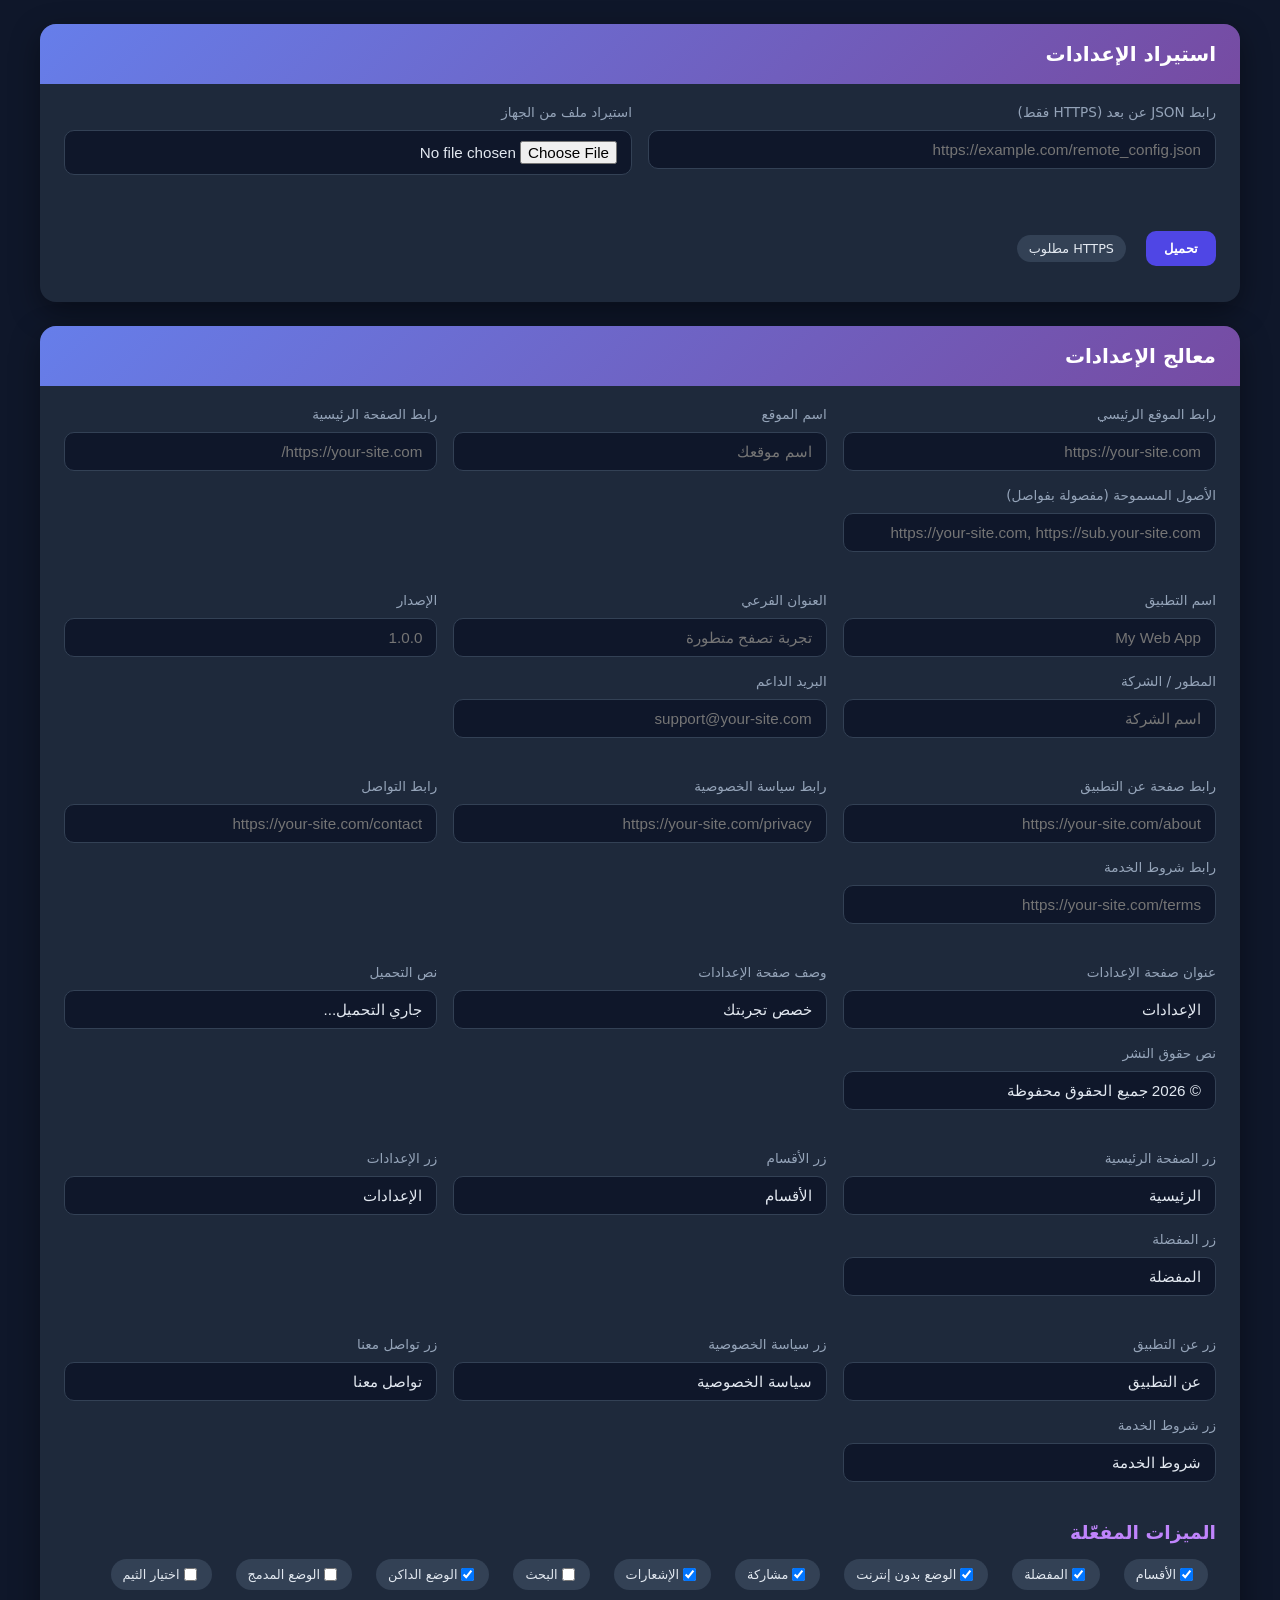
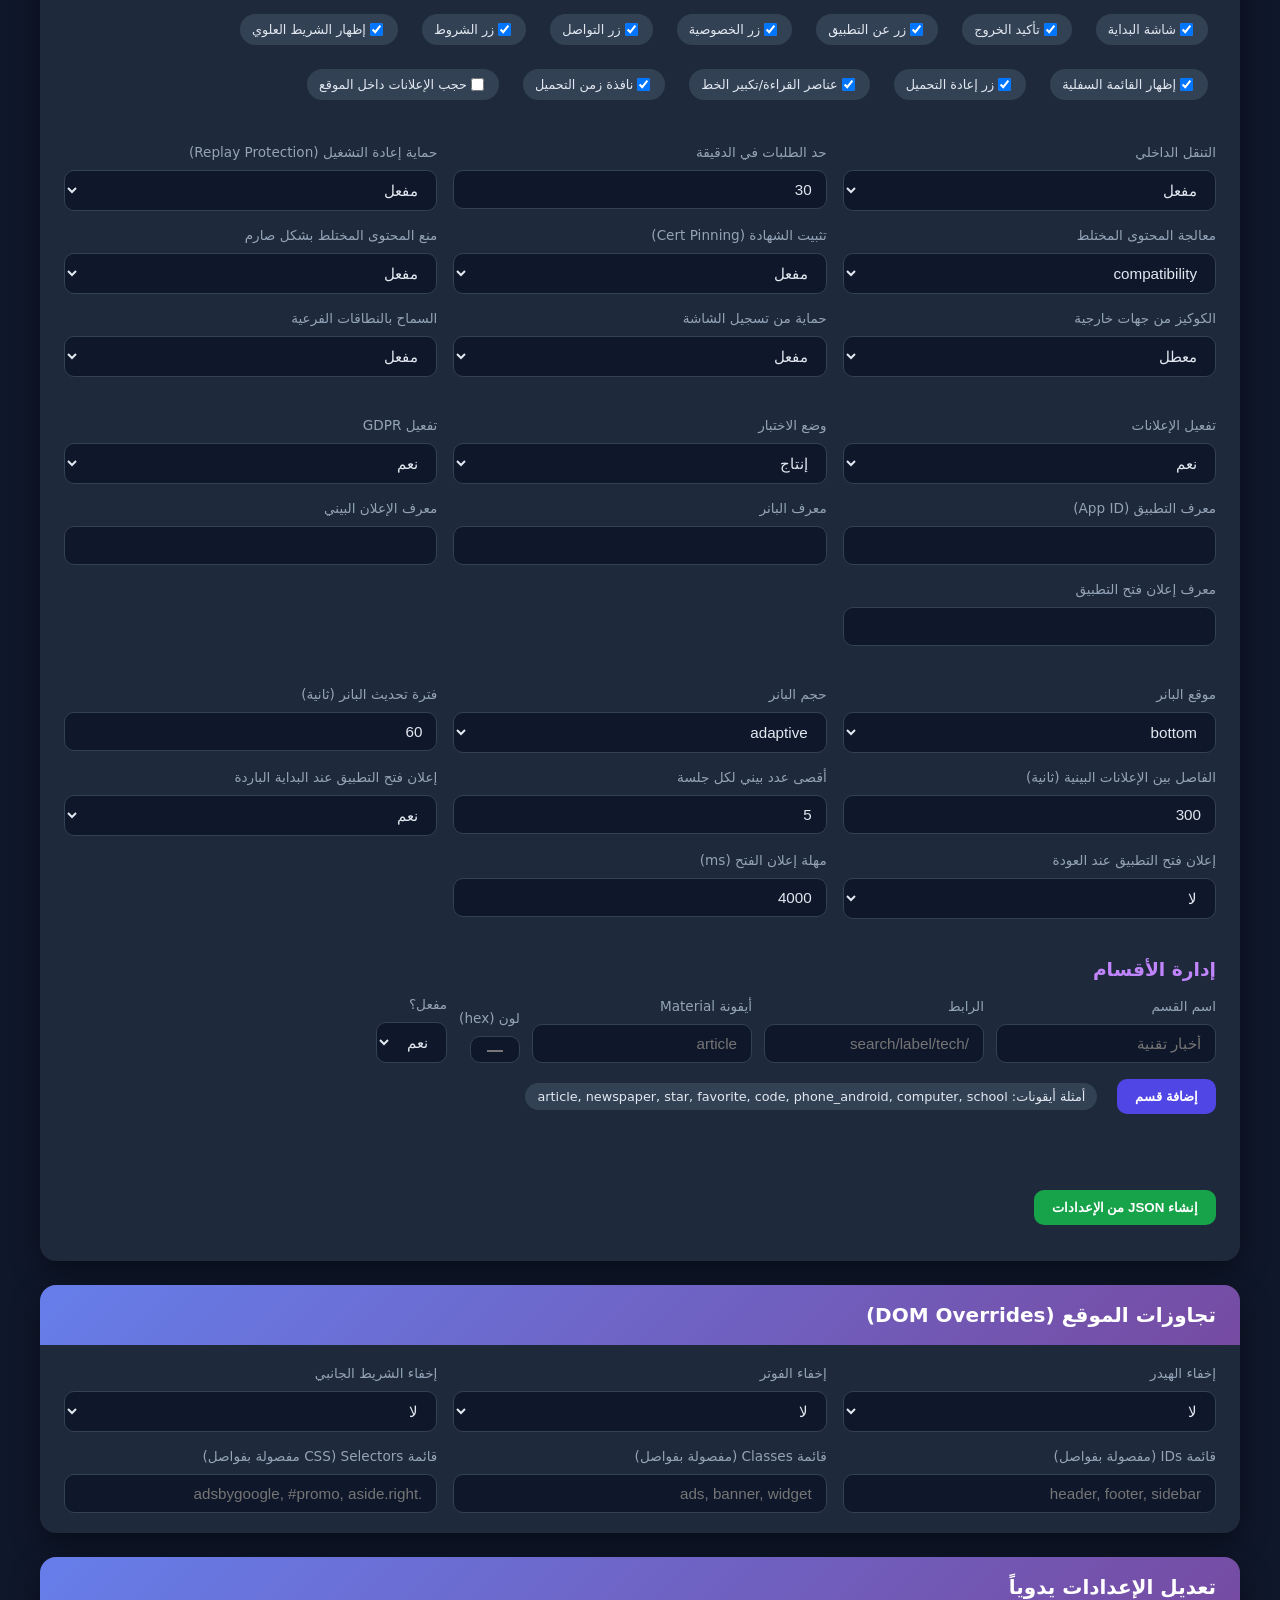
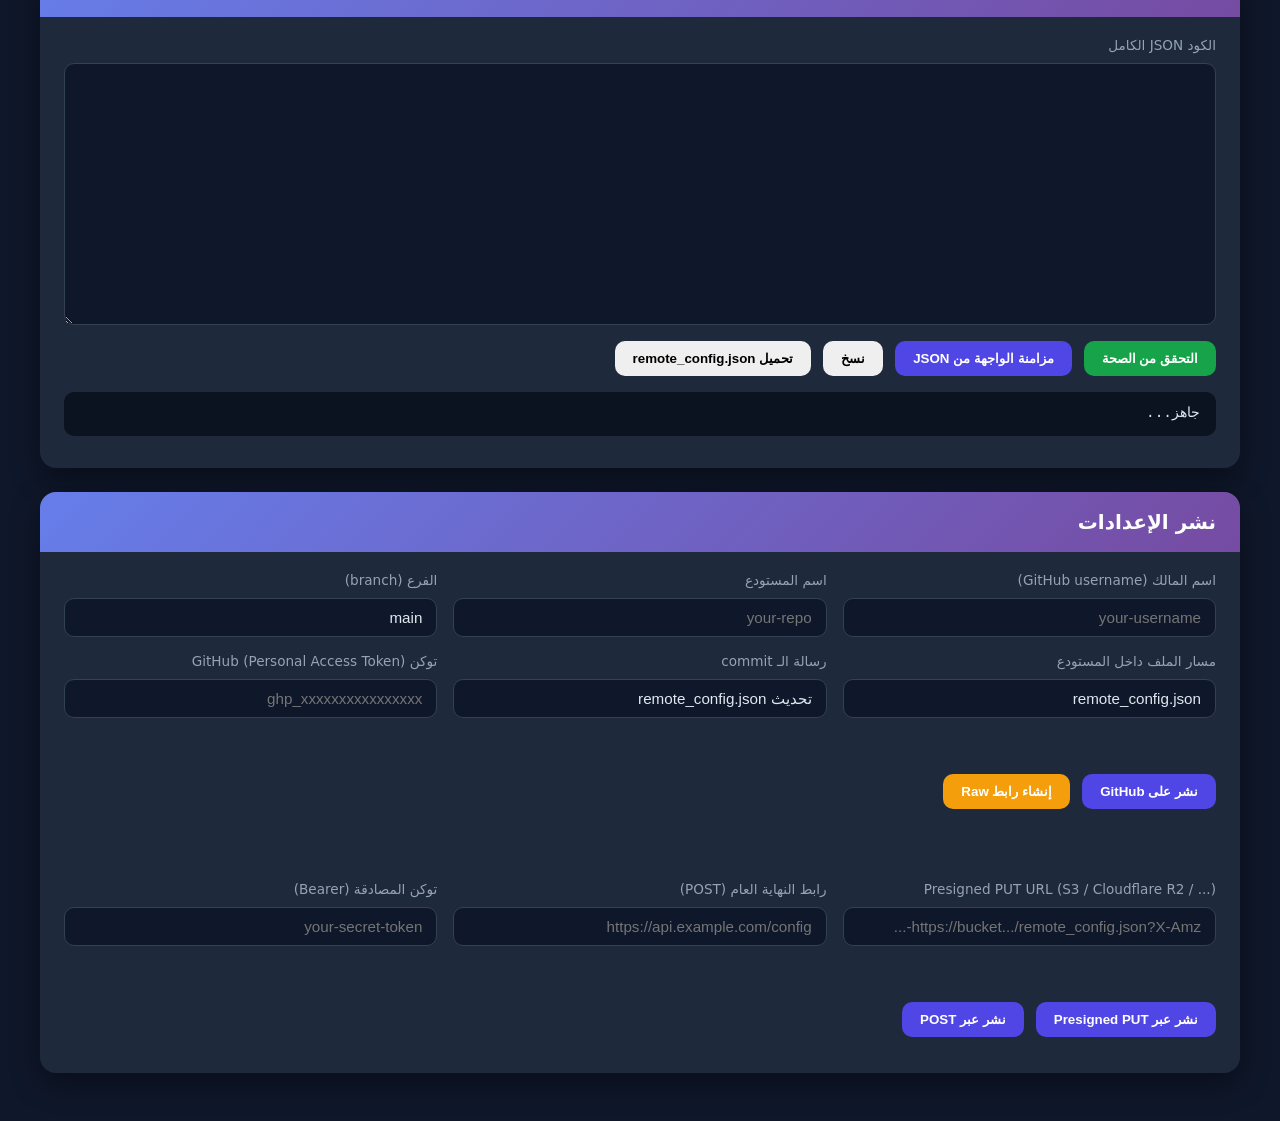
<file: control-panel.html>
<!DOCTYPE html>
<html lang="ar" dir="rtl">
<head>
  <meta charset="UTF-8">
  <meta name="viewport" content="width=device-width, initial-scale=1">
  <title>WebControl X – لوحة التحكم</title>
  <style>
    body{font-family:system-ui,Segoe UI,Roboto,Arial,sans-serif;background:#0f172a;color:#e2e8f0;margin:0;direction:rtl}
    .wrap{max-width:1200px;margin:0 auto;padding:24px}
    .card{background:#1e293b;border-radius:16px;box-shadow:0 10px 30px rgba(0,0,0,.4);margin-bottom:24px;overflow:hidden}
    .card h2{margin:0;padding:18px 24px;background:linear-gradient(135deg,#667eea,#764ba2);color:#fff;font-size:1.25rem}
    .section{padding:20px 24px}
    .grid{display:grid;grid-template-columns:repeat(auto-fit,minmax(280px,1fr));gap:16px}
    .field{display:flex;flex-direction:column;gap:6px}
    .field label{font-size:0.85rem;color:#94a3b8;margin-bottom:4px}
    .field input,.field textarea,.field select{border:1px solid #334155;border-radius:10px;padding:10px 14px;font-size:0.95rem;background:#0f172a;color:#e2e8f0;outline:none}
    .field input:focus,.field select:focus,.field textarea:focus{border-color:#6366f1;outline:none}
    .row{display:flex;gap:12px;flex-wrap:wrap;align-items:flex-end}
    .btn{padding:10px 18px;border:none;border-radius:10px;font-weight:600;cursor:pointer;transition:all 0.2s}
    .btn.primary{background:#4f46e5;color:white}
    .btn.primary:hover{background:#4338ca}
    .btn.success{background:#16a34a;color:white}
    .btn.success:hover{background:#15803d}
    .btn.warn{background:#f59e0b;color:white}
    .btn.danger{background:#dc2626;color:white}
    .btn:disabled{opacity:0.5;cursor:not-allowed}
    .status{background:#0b1220;border-radius:10px;padding:12px 16px;font-family:ui-monospace,monospace;font-size:0.9rem;margin:12px 0;min-height:1.4em}
    .pill{display:inline-flex;align-items:center;background:#334155;color:#e2e8f0;border-radius:999px;padding:6px 12px;font-size:0.8rem;margin:4px 8px 4px 0}
    .actions{display:flex;gap:12px;flex-wrap:wrap;margin:16px 0}
    .textarea{min-height:240px;font-family:ui-monospace,monospace;font-size:0.9rem}
    .missing{color:#f87171;font-weight:500}
  </style>
</head>
<body>

<div class="wrap">

  <!-- 1. استيراد -->
  <div class="card">
    <h2>استيراد الإعدادات</h2>
    <div class="section grid">
      <div class="field">
        <label>رابط JSON عن بعد (HTTPS فقط)</label>
        <input id="remoteUrl" placeholder="https://example.com/remote_config.json" type="url">
      </div>
      <div class="field">
        <label>استيراد ملف من الجهاز</label>
        <input id="fileInput" type="file" accept=".json,application/json">
      </div>
    </div>
    <div class="section actions">
      <button class="btn primary" id="loadBtn">تحميل</button>
      <span class="pill">HTTPS مطلوب</span>
    </div>
  </div>

  <!-- 2. معالج الإعدادات (Wizard) -->
  <div class="card">
    <h2>معالج الإعدادات</h2>

    <div class="section grid">
      <div class="field"><label>رابط الموقع الرئيسي</label><input id="websiteUrl" placeholder="https://your-site.com" required></div>
      <div class="field"><label>اسم الموقع</label><input id="websiteName" placeholder="اسم موقعك" required></div>
      <div class="field"><label>رابط الصفحة الرئيسية</label><input id="homepageUrl" placeholder="https://your-site.com/" required></div>
      <div class="field"><label>الأصول المسموحة (مفصولة بفواصل)</label><input id="allowedOrigins" placeholder="https://your-site.com, https://sub.your-site.com" required></div>
    </div>

    <div class="section grid">
      <div class="field"><label>اسم التطبيق</label><input id="appName" placeholder="My Web App" required></div>
      <div class="field"><label>العنوان الفرعي</label><input id="appSubtitle" placeholder="تجربة تصفح متطورة"></div>
      <div class="field"><label>الإصدار</label><input id="version" placeholder="1.0.0" required></div>
      <div class="field"><label>المطور / الشركة</label><input id="developer" placeholder="اسم الشركة" required></div>
      <div class="field"><label>البريد الداعم</label><input id="supportEmail" placeholder="support@your-site.com"></div>
    </div>

    <div class="section grid">
      <div class="field"><label>رابط صفحة عن التطبيق</label><input id="aboutUrl" placeholder="https://your-site.com/about"></div>
      <div class="field"><label>رابط سياسة الخصوصية</label><input id="privacyPolicyUrl" placeholder="https://your-site.com/privacy"></div>
      <div class="field"><label>رابط التواصل</label><input id="contactUrl" placeholder="https://your-site.com/contact"></div>
      <div class="field"><label>رابط شروط الخدمة</label><input id="termsOfServiceUrl" placeholder="https://your-site.com/terms"></div>
    </div>

    <div class="section grid">
      <div class="field"><label>عنوان صفحة الإعدادات</label><input id="settingsTitle" value="الإعدادات"></div>
      <div class="field"><label>وصف صفحة الإعدادات</label><input id="settingsSubtitle" value="خصص تجربتك"></div>
      <div class="field"><label>نص التحميل</label><input id="loadingText" value="جاري التحميل..."></div>
      <div class="field"><label>نص حقوق النشر</label><input id="copyrightText" value="© 2026 جميع الحقوق محفوظة"></div>
    </div>

    <div class="section grid">
      <div class="field"><label>زر الصفحة الرئيسية</label><input id="navHome" value="الرئيسية"></div>
      <div class="field"><label>زر الأقسام</label><input id="navSections" value="الأقسام"></div>
      <div class="field"><label>زر الإعدادات</label><input id="navSettings" value="الإعدادات"></div>
      <div class="field"><label>زر المفضلة</label><input id="navFavorites" value="المفضلة"></div>
    </div>

    <div class="section grid">
      <div class="field"><label>زر عن التطبيق</label><input id="btnAbout" value="عن التطبيق"></div>
      <div class="field"><label>زر سياسة الخصوصية</label><input id="btnPrivacy" value="سياسة الخصوصية"></div>
      <div class="field"><label>زر تواصل معنا</label><input id="btnContact" value="تواصل معنا"></div>
      <div class="field"><label>زر شروط الخدمة</label><input id="btnTerms" value="شروط الخدمة"></div>
    </div>

    <div class="section">
      <h3 style="margin:0 0 12px;color:#c084fc">الميزات المفعّلة</h3>
      <div class="row" style="gap:16px">
        <label class="pill"><input type="checkbox" id="fSections" checked> الأقسام</label>
        <label class="pill"><input type="checkbox" id="fFavorites" checked> المفضلة</label>
        <label class="pill"><input type="checkbox" id="fOffline" checked> الوضع بدون إنترنت</label>
        <label class="pill"><input type="checkbox" id="fShare" checked> مشاركة</label>
        <label class="pill"><input type="checkbox" id="fNotifications" checked> الإشعارات</label>
        <label class="pill"><input type="checkbox" id="fSearch"> البحث</label>
        <label class="pill"><input type="checkbox" id="fDark" checked> الوضع الداكن</label>
        <label class="pill"><input type="checkbox" id="fCompact"> الوضع المدمج</label>
        <label class="pill"><input type="checkbox" id="fThemePicker"> اختيار الثيم</label>
        <label class="pill"><input type="checkbox" id="fSplash" checked> شاشة البداية</label>
        <label class="pill"><input type="checkbox" id="fExitConfirm" checked> تأكيد الخروج</label>
        <label class="pill"><input type="checkbox" id="fAbout" checked> زر عن التطبيق</label>
        <label class="pill"><input type="checkbox" id="fPrivacy" checked> زر الخصوصية</label>
        <label class="pill"><input type="checkbox" id="fContact" checked> زر التواصل</label>
        <label class="pill"><input type="checkbox" id="fTerms" checked> زر الشروط</label>
        <label class="pill"><input type="checkbox" id="fTopBar" checked> إظهار الشريط العلوي</label>
        <label class="pill"><input type="checkbox" id="fBottomBar" checked> إظهار القائمة السفلية</label>
        <label class="pill"><input type="checkbox" id="fReloadBtn" checked> زر إعادة التحميل</label>
        <label class="pill"><input type="checkbox" id="fReader" checked> عناصر القراءة/تكبير الخط</label>
        <label class="pill"><input type="checkbox" id="fLoadHud" checked> نافذة زمن التحميل</label>
        <label class="pill"><input type="checkbox" id="fBlockAds"> حجب الإعلانات داخل الموقع</label>
      </div>
    </div>

    <div class="section grid">
      <div class="field"><label>التنقل الداخلي</label><select id="internalNav"><option value="true">مفعل</option><option value="false">معطل</option></select></div>
      <div class="field"><label>حد الطلبات في الدقيقة</label><input id="rateLimit" type="number" min="1" value="30"></div>
      <div class="field"><label>حماية إعادة التشغيل (Replay Protection)</label><select id="replayProt"><option value="true">مفعل</option><option value="false">معطل</option></select></div>
      <div class="field"><label>معالجة المحتوى المختلط</label><select id="mixedContent"><option>compatibility</option><option>strict</option></select></div>
      <div class="field"><label>تثبيت الشهادة (Cert Pinning)</label><select id="certPin"><option value="true">مفعل</option><option value="false">معطل</option></select></div>
      <div class="field"><label>منع المحتوى المختلط بشكل صارم</label><select id="strictMixed"><option value="true">مفعل</option><option value="false">معطل</option></select></div>
      <div class="field"><label>الكوكيز من جهات خارجية</label><select id="thirdCookies"><option value="false">معطل</option><option value="true">مفعل</option></select></div>
      <div class="field"><label>حماية من تسجيل الشاشة</label><select id="screenProt"><option value="true">مفعل</option><option value="false">معطل</option></select></div>
      <div class="field"><label>السماح بالنطاقات الفرعية</label><select id="allowSubdomains"><option value="true">مفعل</option><option value="false">معطل</option></select></div>
    </div>

    <!-- الإعلانات -->
    <div class="section grid">
      <div class="field"><label>تفعيل الإعلانات</label><select id="adsEnabled"><option value="true">نعم</option><option value="false">لا</option></select></div>
      <div class="field"><label>وضع الاختبار</label><select id="adsTest"><option value="false">إنتاج</option><option value="true">اختبار</option></select></div>
      <div class="field"><label>تفعيل GDPR</label><select id="gdprEnabled"><option value="true">نعم</option><option value="false">لا</option></select></div>
      <div class="field"><label>معرف التطبيق (App ID)</label><input id="adAppId" required></div>
      <div class="field"><label>معرف البانر</label><input id="adBannerId" required></div>
      <div class="field"><label>معرف الإعلان البيني</label><input id="adInterId" required></div>
      <div class="field"><label>معرف إعلان فتح التطبيق</label><input id="adOpenId" required></div>
    </div>

    <div class="section grid">
      <div class="field"><label>موقع البانر</label><select id="bannerPos"><option>bottom</option><option>top</option></select></div>
      <div class="field"><label>حجم البانر</label><select id="bannerSize"><option>adaptive</option><option>standard</option></select></div>
      <div class="field"><label>فترة تحديث البانر (ثانية)</label><input id="bannerRefresh" type="number" min="30" value="60"></div>
      <div class="field"><label>الفاصل بين الإعلانات البينية (ثانية)</label><input id="interInterval" type="number" min="60" value="300"></div>
      <div class="field"><label>أقصى عدد بيني لكل جلسة</label><input id="interMax" type="number" min="1" value="5"></div>
      <div class="field"><label>إعلان فتح التطبيق عند البداية الباردة</label><select id="openCold"><option value="true">نعم</option><option value="false">لا</option></select></div>
      <div class="field"><label>إعلان فتح التطبيق عند العودة</label><select id="openWarm"><option value="false">لا</option><option value="true">نعم</option></select></div>
      <div class="field"><label>مهلة إعلان الفتح (ms)</label><input id="openTimeout" type="number" value="4000"></div>
    </div>

    <!-- الأقسام -->
    <div class="section">
      <h3 style="margin:0 0 16px;color:#c084fc">إدارة الأقسام</h3>
      <div class="row">
        <div class="field"><label>اسم القسم</label><input id="secName" placeholder="أخبار تقنية"></div>
        <div class="field"><label>الرابط</label><input id="secUrl" placeholder="/search/label/tech"></div>
        <div class="field"><label>أيقونة Material</label><input id="secIcon" placeholder="article" list="icon-suggestions"></div>
        <div class="field"><label>لون (hex)</label><input id="secColor" placeholder="#2196F3" type="color"></div>
        <div class="field"><label>مفعل؟</label><select id="secEnabled"><option value="true">نعم</option><option value="false">لا</option></select></div>
      </div>
      <div class="actions">
        <button class="btn primary" id="addSection">إضافة قسم</button>
        <span class="pill">أمثلة أيقونات: article, newspaper, star, favorite, code, phone_android, computer, school</span>
      </div>
      <datalist id="icon-suggestions">
        <option value="article">
        <option value="newspaper">
        <option value="star">
        <option value="favorite">
        <option value="code">
        <option value="phone_android">
        <option value="computer">
        <option value="school">
      </datalist>
      <div id="sectionsList" style="margin-top:20px"></div>
    </div>

    <div class="section actions">
      <button class="btn success" id="wizardGenerate">إنشاء JSON من الإعدادات</button>
    </div>
  </div>

  <!-- 2.1 تجاوزات الموقع (إخفاء عناصر في الويب) -->
  <div class="card">
    <h2>تجاوزات الموقع (DOM Overrides)</h2>
    <div class="section grid">
      <div class="field"><label>إخفاء الهيدر</label><select id="hideHeader"><option value="false">لا</option><option value="true">نعم</option></select></div>
      <div class="field"><label>إخفاء الفوتر</label><select id="hideFooter"><option value="false">لا</option><option value="true">نعم</option></select></div>
      <div class="field"><label>إخفاء الشريط الجانبي</label><select id="hideSidebar"><option value="false">لا</option><option value="true">نعم</option></select></div>
      <div class="field"><label>قائمة IDs (مفصولة بفواصل)</label><input id="hideIds" placeholder="header, footer, sidebar"></div>
      <div class="field"><label>قائمة Classes (مفصولة بفواصل)</label><input id="hideClasses" placeholder="ads, banner, widget"></div>
      <div class="field"><label>قائمة Selectors (CSS مفصولة بفواصل)</label><input id="hideSelectors" placeholder=".adsbygoogle, #promo, aside.right"></div>
    </div>
  </div>

  <!-- 3. تعديل JSON يدوياً + تصدير -->
  <div class="card">
    <h2>تعديل الإعدادات يدوياً</h2>
    <div class="section">
      <div class="field">
        <label>الكود JSON الكامل</label>
        <textarea id="jsonText" class="textarea" spellcheck="false"></textarea>
      </div>
      <div class="actions">
        <button class="btn success" id="validateBtn">التحقق من الصحة</button>
        <button class="btn primary" id="syncWizardBtn">مزامنة الواجهة من JSON</button>
        <button class="btn" id="copyBtn">نسخ</button>
        <button class="btn" id="downloadBtn">تحميل remote_config.json</button>
      </div>
      <div class="status" id="status">جاهز...</div>
    </div>
  </div>

  <!-- 4. النشر -->
  <div class="card">
    <h2>نشر الإعدادات</h2>

    <div class="section grid">
      <div class="field"><label>اسم المالك (GitHub username)</label><input id="ghOwner" placeholder="your-username"></div>
      <div class="field"><label>اسم المستودع</label><input id="ghRepo" placeholder="your-repo"></div>
      <div class="field"><label>الفرع (branch)</label><input id="ghBranch" value="main"></div>
      <div class="field"><label>مسار الملف داخل المستودع</label><input id="ghPath" value="remote_config.json"></div>
      <div class="field"><label>رسالة الـ commit</label><input id="ghMsg" value="تحديث remote_config.json"></div>
      <div class="field"><label>توكن GitHub (Personal Access Token)</label><input id="ghToken" type="password" placeholder="ghp_xxxxxxxxxxxxxxxx"></div>
    </div>

    <div class="section actions">
      <button class="btn primary" id="publishBtn">نشر على GitHub</button>
      <button class="btn warn" id="rawBtn">إنشاء رابط Raw</button>
    </div>

    <div class="section grid" style="margin-top:32px">
      <div class="field"><label>Presigned PUT URL (S3 / Cloudflare R2 / ...)</label><input id="presignedUrl" placeholder="https://bucket.../remote_config.json?X-Amz-..."></div>
      <div class="field"><label>رابط النهاية العام (POST)</label><input id="endpointUrl" placeholder="https://api.example.com/config"></div>
      <div class="field"><label>توكن المصادقة (Bearer)</label><input id="endpointToken" placeholder="your-secret-token"></div>
    </div>

    <div class="section actions">
      <button class="btn primary" id="putPresignedBtn">نشر عبر Presigned PUT</button>
      <button class="btn primary" id="postEndpointBtn">نشر عبر POST</button>
    </div>
  </div>

</div>

<script>
// ──────────────────────────────────────────────
// متغيرات عامة
// ──────────────────────────────────────────────
const statusEl = document.getElementById('status');
const sections = [];

function setStatus(msg, isError = false) {
  statusEl.textContent = msg;
  statusEl.style.color = isError ? '#f87171' : '#94a3b8';
}

// ──────────────────────────────────────────────
// دوال مساعدة لقراءة القيم
// ──────────────────────────────────────────────
function val(id)   { return document.getElementById(id)?.value?.trim() ?? '' }
function bool(id)  { return document.getElementById(id)?.value === 'true' }
function num(id)   { return parseInt(document.getElementById(id)?.value, 10) || 0 }
function checked(id){ return !!document.getElementById(id)?.checked }

// ──────────────────────────────────────────────
// بناء الكائن الكامل من الواجهة
// ──────────────────────────────────────────────
function buildConfig() {
  const origins = val('allowedOrigins').split(',').map(x => x.trim()).filter(Boolean);

  return {
    websiteUrl: val('websiteUrl'),
    websiteName: val('websiteName'),
    homepageUrl: val('homepageUrl'),
    security: {
      allowedOrigins: origins,
      allowSubdomains: bool('allowSubdomains'),
      certPinningEnabled: bool('certPin'),
      strictMixedContentEnabled: bool('strictMixed'),
      acceptThirdPartyCookies: bool('thirdCookies'),
      screenRecordingProtection: bool('screenProt')
    },
    appInfo: {
      appName: val('appName'),
      appSubtitle: val('appSubtitle'),
      version: val('version'),
      developer: val('developer'),
      supportEmail: val('supportEmail'),
      aboutUrl: val('aboutUrl'),
      privacyPolicyUrl: val('privacyPolicyUrl'),
      contactUrl: val('contactUrl'),
      termsOfServiceUrl: val('termsOfServiceUrl')
    },
    uiStrings: {
      settingsTitle: val('settingsTitle'),
      settingsSubtitle: val('settingsSubtitle'),
      navigationLabels: {
        home: val('navHome'),
        sections: val('navSections'),
        settings: val('navSettings'),
        favorites: val('navFavorites')
      },
      buttonLabels: {
        about: val('btnAbout'),
        privacy: val('btnPrivacy'),
        contact: val('btnContact'),
        terms: val('btnTerms')
      },
      loadingText: val('loadingText'),
      copyrightText: val('copyrightText')
    },
    featuresEnabled: {
      sectionsEnabled: checked('fSections'),
      favoritesEnabled: checked('fFavorites'),
      offlineStorageEnabled: checked('fOffline'),
      shareEnabled: checked('fShare'),
      notificationsEnabled: checked('fNotifications'),
      searchEnabled: checked('fSearch'),
      darkModeEnabled: checked('fDark'),
      compactModeEnabled: checked('fCompact'),
      themeSelectionEnabled: checked('fThemePicker'),
      splashScreenEnabled: checked('fSplash'),
      exitConfirmationEnabled: checked('fExitConfirm'),
      aboutPageEnabled: checked('fAbout'),
      privacyPageEnabled: checked('fPrivacy'),
      contactPageEnabled: checked('fContact'),
      termsPageEnabled: checked('fTerms'),
      topBarEnabled: checked('fTopBar'),
      bottomBarEnabled: checked('fBottomBar'),
      reloadButtonEnabled: checked('fReloadBtn'),
      readerControlsEnabled: checked('fReader'),
      loadTimeHudEnabled: checked('fLoadHud')
    },
    sections: sections.slice(),
    network: {
      internalNavigationEnabled: bool('internalNav'),
      bridgeRateLimitPerMinute: num('rateLimit'),
      bridgeReplayProtectionEnabled: bool('replayProt'),
      mixedContentMode: val('mixedContent')
    },
    ads: {
      enabled: bool('adsEnabled'),
      testMode: bool('adsTest'),
      gdprEnabled: bool('gdprEnabled'),
      adUnits: {
        appId: val('adAppId'),
        bannerId: val('adBannerId'),
        interstitialId: val('adInterId'),
        appOpenId: val('adOpenId')
      },
      bannerAds: {
        enabled: true,
        position: val('bannerPos'),
        size: val('bannerSize'),
        refreshInterval: num('bannerRefresh')
      },
      interstitialAds: {
        enabled: true,
        showOnAppStart: false,
        showOnPageLoad: false,
        showInterval: num('interInterval'),
        maxPerSession: num('interMax')
      },
      appOpenAds: {
        enabled: true,
        showOnColdStart: bool('openCold'),
        showOnWarmStart: bool('openWarm'),
        timeout: num('openTimeout')
      },
      privacy: {
        consentRequired: true,
        debugGeography: "EEA",
        testDeviceIds: []
      }
    },
    siteOverrides: {
      hideHeader: bool('hideHeader'),
      hideFooter: bool('hideFooter'),
      hideSidebar: bool('hideSidebar'),
      hideIds: (val('hideIds') || '').split(',').map(x=>x.trim()).filter(Boolean),
      hideClasses: (val('hideClasses') || '').split(',').map(x=>x.trim()).filter(Boolean),
      hideSelectors: (val('hideSelectors') || '').split(',').map(x=>x.trim()).filter(Boolean),
      blockAds: checked('fBlockAds')
    }
  };
}

// ──────────────────────────────────────────────
// عرض الأقسام في الواجهة
// ──────────────────────────────────────────────
function renderSections() {
  const list = document.getElementById('sectionsList');
  list.innerHTML = '';

  sections.forEach((sec, i) => {
    const row = document.createElement('div');
    row.className = 'row';
    row.style.marginBottom = '16px';
    row.innerHTML = `
      <div class="field"><label>الاسم</label><input value="${sec.name}" data-i="${i}" data-k="name"></div>
      <div class="field"><label>الرابط</label><input value="${sec.url}"  data-i="${i}" data-k="url"></div>
      <div class="field"><label>الأيقونة</label><input value="${sec.icon}" data-i="${i}" data-k="icon"></div>
      <div class="field"><label>اللون</label><input value="${sec.color}" data-i="${i}" data-k="color" type="color"></div>
      <div class="field"><label>مفعل</label><select data-i="${i}" data-k="enabled">
        <option ${sec.enabled ? 'selected' : ''} value="true">نعم</option>
        <option ${!sec.enabled ? 'selected' : ''} value="false">لا</option>
      </select></div>
      <button class="btn danger" data-del="${i}">حذف</button>
    `;
    list.appendChild(row);
  });

  // تعديل القيم
  list.querySelectorAll('input,select').forEach(el => {
    el.onchange = e => {
      const i = parseInt(e.target.dataset.i, 10);
      const k = e.target.dataset.k;
      let v = e.target.value;
      if (k === 'enabled') v = v === 'true';
      sections[i][k] = v;
    };
  });

  // حذف
  list.querySelectorAll('[data-del]').forEach(btn => {
    btn.onclick = () => {
      const i = parseInt(btn.dataset.del, 10);
      sections.splice(i, 1);
      renderSections();
    };
  });
}

// ──────────────────────────────────────────────
// التحقق من الحقول المطلوبة
// ──────────────────────────────────────────────
function getMissingFields(cfg) {
  const missing = [];

  if (!cfg.websiteUrl) missing.push("websiteUrl");
  if (!cfg.websiteName) missing.push("websiteName");
  if (!cfg.homepageUrl) missing.push("homepageUrl");
  if (!cfg.security?.allowedOrigins?.length) missing.push("security.allowedOrigins (يجب وجود رابط واحد على الأقل)");

  const ai = cfg.appInfo || {};
  if (!ai.appName)     missing.push("appInfo.appName");
  if (!ai.version)     missing.push("appInfo.version");
  if (!ai.developer)   missing.push("appInfo.developer");

  const au = (cfg.ads?.adUnits) || {};
  if (cfg.ads?.enabled) {
    if (!au.appId)          missing.push("ads.adUnits.appId");
    if (!au.bannerId)       missing.push("ads.adUnits.bannerId");
    if (!au.interstitialId) missing.push("ads.adUnits.interstitialId");
    if (!au.appOpenId)      missing.push("ads.adUnits.appOpenId");
  }

  if (!cfg.sections?.length) missing.push("sections → يجب إضافة قسم واحد على الأقل");

  return missing;
}

// ──────────────────────────────────────────────
// ملء الواجهة من كائن JSON
// ──────────────────────────────────────────────
function populateWizard(cfg) {
  try {
    // Basic
    document.getElementById('websiteUrl').value     = cfg.websiteUrl     || '';
    document.getElementById('websiteName').value    = cfg.websiteName    || '';
    document.getElementById('homepageUrl').value    = cfg.homepageUrl    || '';
    document.getElementById('allowedOrigins').value = (cfg.security?.allowedOrigins || []).join(', ');

    // App Info
    const ai = cfg.appInfo || {};
    document.getElementById('appName').value        = ai.appName        || '';
    document.getElementById('appSubtitle').value    = ai.appSubtitle    || '';
    document.getElementById('version').value        = ai.version        || '';
    document.getElementById('developer').value      = ai.developer      || '';
    document.getElementById('supportEmail').value   = ai.supportEmail   || '';
    document.getElementById('aboutUrl').value       = ai.aboutUrl       || '';
    document.getElementById('privacyPolicyUrl').value = ai.privacyPolicyUrl || '';
    document.getElementById('contactUrl').value     = ai.contactUrl     || '';
    document.getElementById('termsOfServiceUrl').value = ai.termsOfServiceUrl || '';

    // UI Strings
    const ui = cfg.uiStrings || {};
    document.getElementById('settingsTitle').value  = ui.settingsTitle  || 'الإعدادات';
    document.getElementById('settingsSubtitle').value = ui.settingsSubtitle || 'خصص تجربتك';
    document.getElementById('loadingText').value    = ui.loadingText    || 'جاري التحميل...';
    document.getElementById('copyrightText').value  = ui.copyrightText  || '© 2026';

    const nav = ui.navigationLabels || {};
    document.getElementById('navHome').value     = nav.home     || 'الرئيسية';
    document.getElementById('navSections').value = nav.sections || 'الأقسام';
    document.getElementById('navSettings').value = nav.settings || 'الإعدادات';
    document.getElementById('navFavorites').value= nav.favorites|| 'المفضلة';

    const btn = ui.buttonLabels || {};
    document.getElementById('btnAbout').value    = btn.about    || 'عن التطبيق';
    document.getElementById('btnPrivacy').value  = btn.privacy  || 'سياسة الخصوصية';
    document.getElementById('btnContact').value  = btn.contact  || 'تواصل معنا';
    document.getElementById('btnTerms').value    = btn.terms    || 'شروط الخدمة';

    // Features
    const f = cfg.featuresEnabled || {};
    document.getElementById('fSections').checked     = !!f.sectionsEnabled;
    document.getElementById('fFavorites').checked    = !!f.favoritesEnabled;
    document.getElementById('fOffline').checked      = !!f.offlineStorageEnabled;
    document.getElementById('fShare').checked        = !!f.shareEnabled;
    document.getElementById('fNotifications').checked= !!f.notificationsEnabled;
    document.getElementById('fSearch').checked       = !!f.searchEnabled;
    document.getElementById('fDark').checked         = !!f.darkModeEnabled;
    document.getElementById('fCompact').checked      = !!f.compactModeEnabled;
    document.getElementById('fThemePicker').checked  = !!f.themeSelectionEnabled;
    document.getElementById('fSplash').checked       = !!f.splashScreenEnabled;
    document.getElementById('fExitConfirm').checked  = !!f.exitConfirmationEnabled;
    document.getElementById('fAbout').checked        = !!f.aboutPageEnabled;
    document.getElementById('fPrivacy').checked      = !!f.privacyPageEnabled;
    document.getElementById('fContact').checked      = !!f.contactPageEnabled;
    document.getElementById('fTerms').checked        = !!f.termsPageEnabled;
    document.getElementById('fTopBar').checked       = f.topBarEnabled !== false;
    document.getElementById('fBottomBar').checked    = f.bottomBarEnabled !== false;
    document.getElementById('fReloadBtn').checked    = f.reloadButtonEnabled !== false;
    document.getElementById('fReader').checked       = f.readerControlsEnabled !== false;
    document.getElementById('fLoadHud').checked      = f.loadTimeHudEnabled !== false;

    // Network & Security
    const net = cfg.network || {};
    document.getElementById('internalNav').value = net.internalNavigationEnabled ? 'true' : 'false';
    document.getElementById('rateLimit').value   = net.bridgeRateLimitPerMinute ?? 30;
    document.getElementById('replayProt').value  = net.bridgeReplayProtectionEnabled ? 'true' : 'false';
    document.getElementById('mixedContent').value= net.mixedContentMode || 'compatibility';

    const sec = cfg.security || {};
    document.getElementById('certPin').value      = sec.certPinningEnabled ? 'true' : 'false';
    document.getElementById('strictMixed').value  = sec.strictMixedContentEnabled ? 'true' : 'false';
    document.getElementById('thirdCookies').value = sec.acceptThirdPartyCookies ? 'true' : 'false';
    document.getElementById('screenProt').value   = sec.screenRecordingProtection ? 'true' : 'false';
    document.getElementById('allowSubdomains').value = sec.allowSubdomains ? 'true' : 'false';

    // Ads
    const ads = cfg.ads || {};
    document.getElementById('adsEnabled').value = ads.enabled ? 'true' : 'false';
    document.getElementById('adsTest').value    = ads.testMode  ? 'true' : 'false';
    document.getElementById('gdprEnabled').value= ads.gdprEnabled ? 'true' : 'false';

    const au = ads.adUnits || {};
    document.getElementById('adAppId').value     = au.appId     || '';
    document.getElementById('adBannerId').value  = au.bannerId  || '';
    document.getElementById('adInterId').value   = au.interstitialId || '';
    document.getElementById('adOpenId').value    = au.appOpenId || '';

    const ba = ads.bannerAds || {};
    document.getElementById('bannerPos').value    = ba.position || 'bottom';
    document.getElementById('bannerSize').value   = ba.size     || 'adaptive';
    document.getElementById('bannerRefresh').value= ba.refreshInterval ?? 60;

    const ia = ads.interstitialAds || {};
    document.getElementById('interInterval').value= ia.showInterval ?? 300;
    document.getElementById('interMax').value     = ia.maxPerSession ?? 5;

    const ao = ads.appOpenAds || {};
    document.getElementById('openCold').value  = ao.showOnColdStart ? 'true' : 'false';
    document.getElementById('openWarm').value  = ao.showOnWarmStart ? 'true' : 'false';
    document.getElementById('openTimeout').value = ao.timeout ?? 4000;

    // Sections
    sections.length = 0;
    if (Array.isArray(cfg.sections)) {
      cfg.sections.forEach(s => {
        sections.push({
          name: s.name || '',
          url: s.url || '',
          icon: s.icon || '',
          color: s.color || '#64748b',
          enabled: !!s.enabled
        });
      });
    }
    renderSections();

    // Site Overrides
    const so = cfg.siteOverrides || {};
    document.getElementById('hideHeader').value = so.hideHeader ? 'true' : 'false';
    document.getElementById('hideFooter').value = so.hideFooter ? 'true' : 'false';
    document.getElementById('hideSidebar').value = so.hideSidebar ? 'true' : 'false';
    document.getElementById('hideIds').value = (so.hideIds || []).join(', ');
    document.getElementById('hideClasses').value = (so.hideClasses || []).join(', ');
    document.getElementById('hideSelectors').value = (so.hideSelectors || []).join(', ');
    document.getElementById('fBlockAds').checked = !!so.blockAds;

    setStatus('تم ملء الواجهة من الـ JSON بنجاح');
  } catch (e) {
    setStatus('خطأ أثناء ملء الواجهة: ' + e.message, true);
  }
}

// ──────────────────────────────────────────────
// الأحداث
// ──────────────────────────────────────────────

// تحميل من رابط
document.getElementById('loadBtn').onclick = async () => {
  const url = val('remoteUrl');
  if (!url || !url.startsWith('https://')) {
    setStatus('أدخل رابط HTTPS صحيح', true);
    return;
  }
  try {
    const res = await fetch(url, { cache: 'no-store' });
    if (!res.ok) throw new Error(res.status);
    const data = await res.json();
    document.getElementById('jsonText').value = JSON.stringify(data, null, 2);
    populateWizard(data);
    setStatus('تم التحميل والمزامنة بنجاح');
  } catch (e) {
    setStatus('فشل التحميل: ' + e.message, true);
  }
};

// تحميل من ملف
document.getElementById('fileInput').onchange = async e => {
  const file = e.target.files?.[0];
  if (!file) return;
  try {
    const text = await file.text();
    const obj = JSON.parse(text);
    document.getElementById('jsonText').value = text;
    populateWizard(obj);
    setStatus('تم تحميل الملف وملء الواجهة');
  } catch (err) {
    setStatus('ملف JSON غير صالح: ' + err.message, true);
  }
};

// إنشاء JSON من الواجهة
document.getElementById('wizardGenerate').onclick = () => {
  const cfg = buildConfig();
  document.getElementById('jsonText').value = JSON.stringify(cfg, null, 2);
  const missing = getMissingFields(cfg);
  if (missing.length) {
    setStatus('تم إنشاء JSON لكن ينقص: ' + missing.join(' • '), true);
  } else {
    setStatus('تم إنشاء JSON كامل وصحيح');
  }
};

// مزامنة الواجهة من JSON
document.getElementById('syncWizardBtn').onclick = () => {
  try {
    const obj = JSON.parse(document.getElementById('jsonText').value);
    populateWizard(obj);
  } catch (e) {
    setStatus('JSON غير صالح: ' + e.message, true);
  }
};

// التحقق
document.getElementById('validateBtn').onclick = () => {
  try {
    JSON.parse(document.getElementById('jsonText').value);
    setStatus('الـ JSON صحيح');
  } catch (e) {
    setStatus('خطأ في الـ JSON: ' + e.message, true);
  }
};

// نسخ
document.getElementById('copyBtn').onclick = async () => {
  try {
    await navigator.clipboard.writeText(document.getElementById('jsonText').value);
    setStatus('تم النسخ إلى الحافظة');
  } catch {
    setStatus('فشل النسخ', true);
  }
};

// تحميل
document.getElementById('downloadBtn').onclick = () => {
  try {
    const blob = new Blob([document.getElementById('jsonText').value], {type: 'application/json'});
    const url = URL.createObjectURL(blob);
    const a = document.createElement('a');
    a.href = url;
    a.download = 'remote_config.json';
    a.click();
    URL.revokeObjectURL(url);
    setStatus('تم التحميل');
  } catch (e) {
    setStatus('فشل التحميل: ' + e.message, true);
  }
};

// إضافة قسم
document.getElementById('addSection').onclick = () => {
  const name = val('secName');
  const url  = val('secUrl');
  if (!name || !url) {
    setStatus('الاسم والرابط مطلوبان للقسم', true);
    return;
  }
  sections.push({
    name,
    url,
    icon: val('secIcon'),
    color: val('secColor') || '#64748b',
    enabled: bool('secEnabled')
  });
  renderSections();
  // تنظيف الحقول
  ['secName','secUrl','secIcon','secColor'].forEach(id => document.getElementById(id).value = '');
  document.getElementById('secEnabled').value = 'true';
};

// النشر على GitHub
document.getElementById('publishBtn').onclick = async () => {
  const json = document.getElementById('jsonText').value;
  let cfg;
  try { cfg = JSON.parse(json); } catch(e) {
    setStatus('JSON غير صالح قبل النشر', true);
    return;
  }

  const missing = getMissingFields(cfg);
  if (missing.length) {
    setStatus('لا يمكن النشر – ينقص: ' + missing.join(' • '), true);
    return;
  }

  const owner = val('ghOwner');
  const repo  = val('ghRepo');
  const branch= val('ghBranch') || 'main';
  const path  = val('ghPath') || 'remote_config.json';
  const msg   = val('ghMsg')  || 'تحديث remote_config.json';
  const token = val('ghToken');

  if (!owner || !repo || !token) {
    setStatus('املأ بيانات GitHub (owner/repo/token)', true);
    return;
  }

  try {
    const content = btoa(unescape(encodeURIComponent(json)));

    // الحصول على SHA إذا وجد
    let sha = null;
    const getUrl = `https://api.github.com/repos/${owner}/${repo}/contents/${encodeURIComponent(path)}?ref=${encodeURIComponent(branch)}`;
    const getRes = await fetch(getUrl, {
      headers: { Authorization: `Bearer ${token}`, Accept: 'application/vnd.github+json' }
    });
    if (getRes.ok) {
      const data = await getRes.json();
      sha = data.sha;
    } else if (getRes.status !== 404) {
      throw new Error('فشل جلب SHA: ' + getRes.status);
    }

    const putUrl = `https://api.github.com/repos/${owner}/${repo}/contents/${encodeURIComponent(path)}`;
    const body = { message: msg, content, branch };
    if (sha) body.sha = sha;

    const putRes = await fetch(putUrl, {
      method: 'PUT',
      headers: { Authorization: `Bearer ${token}`, Accept: 'application/vnd.github+json' },
      body: JSON.stringify(body)
    });

    if (!putRes.ok) throw new Error('فشل النشر: ' + putRes.status);

    const result = await putRes.json();
    setStatus('تم النشر على GitHub → commit: ' + (result.commit?.sha?.substring(0,7) || 'ok'));
  } catch (err) {
    setStatus('خطأ أثناء النشر: ' + err.message, true);
  }
};

// رابط Raw
document.getElementById('rawBtn').onclick = () => {
  const owner = val('ghOwner');
  const repo  = val('ghRepo');
  const branch= val('ghBranch') || 'main';
  const path  = val('ghPath') || 'remote_config.json';

  if (!owner || !repo || !path) {
    setStatus('املأ owner/repo/path أولاً', true);
    return;
  }

  const raw = `https://raw.githubusercontent.com/${owner}/${repo}/${branch}/${path}`;
  navigator.clipboard.writeText(raw).then(() => {
    setStatus('تم نسخ رابط Raw: ' + raw);
  }).catch(() => {
    setStatus('رابط Raw: ' + raw);
  });
};

// Presigned PUT
document.getElementById('putPresignedBtn').onclick = async () => {
  const url = val('presignedUrl');
  if (!url || !url.startsWith('https://')) {
    setStatus('أدخل Presigned URL صحيح', true);
    return;
  }
  const json = document.getElementById('jsonText').value;
  try { JSON.parse(json); } catch(e) {
    setStatus('JSON غير صالح', true);
    return;
  }
  try {
    const res = await fetch(url, {
      method: 'PUT',
      headers: { 'Content-Type': 'application/json' },
      body: json
    });
    if (res.ok) setStatus('تم الرفع عبر Presigned PUT');
    else setStatus('فشل الرفع: ' + res.status, true);
  } catch (e) {
    setStatus('خطأ: ' + e.message, true);
  }
};

// POST Endpoint
document.getElementById('postEndpointBtn').onclick = async () => {
  const url = val('endpointUrl');
  const token = val('endpointToken');
  if (!url || !url.startsWith('https://')) {
    setStatus('أدخل رابط النهاية الصحيح', true);
    return;
  }
  const json = document.getElementById('jsonText').value;
  let obj;
  try { obj = JSON.parse(json); } catch(e) {
    setStatus('JSON غير صالح', true);
    return;
  }
  try {
    const headers = { 'Content-Type': 'application/json' };
    if (token) headers.Authorization = `Bearer ${token}`;

    const res = await fetch(url, {
      method: 'POST',
      headers,
      body: JSON.stringify(obj)
    });
    if (res.ok) setStatus('تم النشر عبر POST');
    else setStatus('فشل النشر: ' + res.status, true);
  } catch (e) {
    setStatus('خطأ: ' + e.message, true);
  }
};

</script>
</body>
</html>
</file>
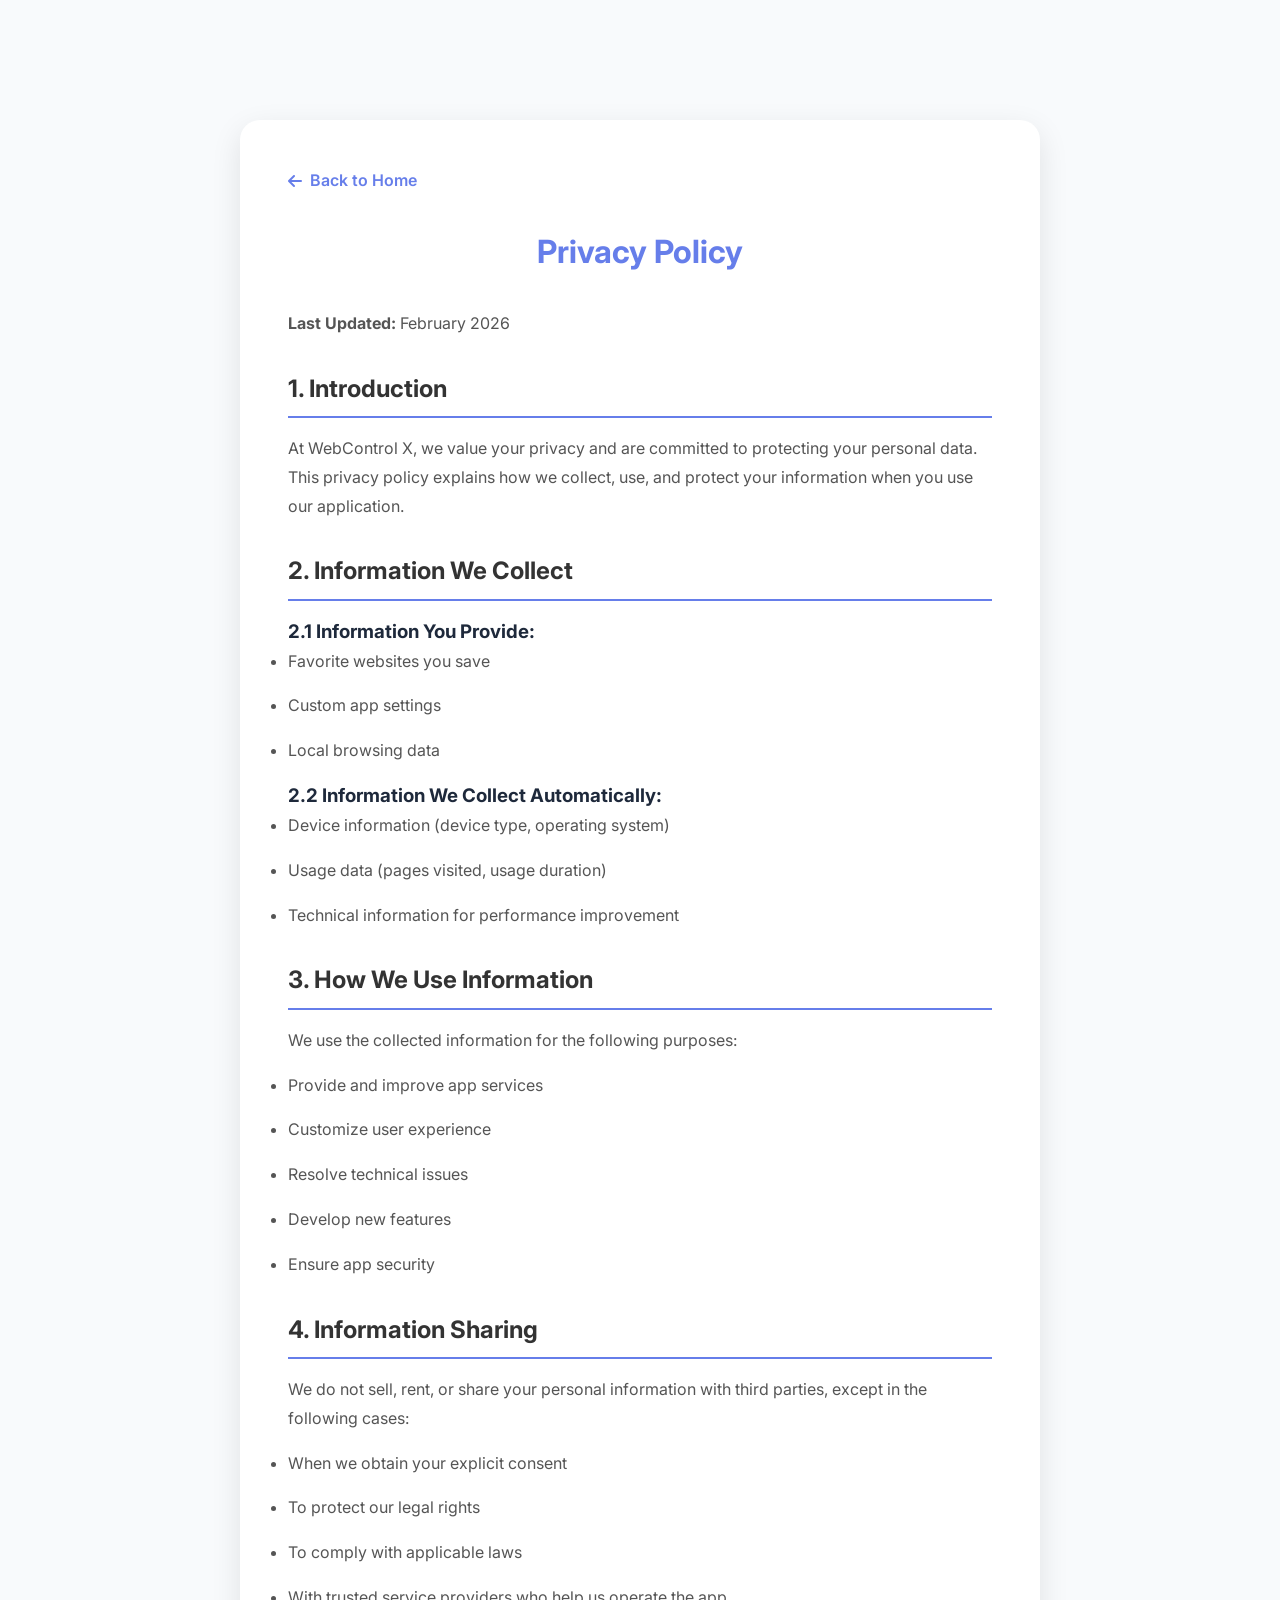
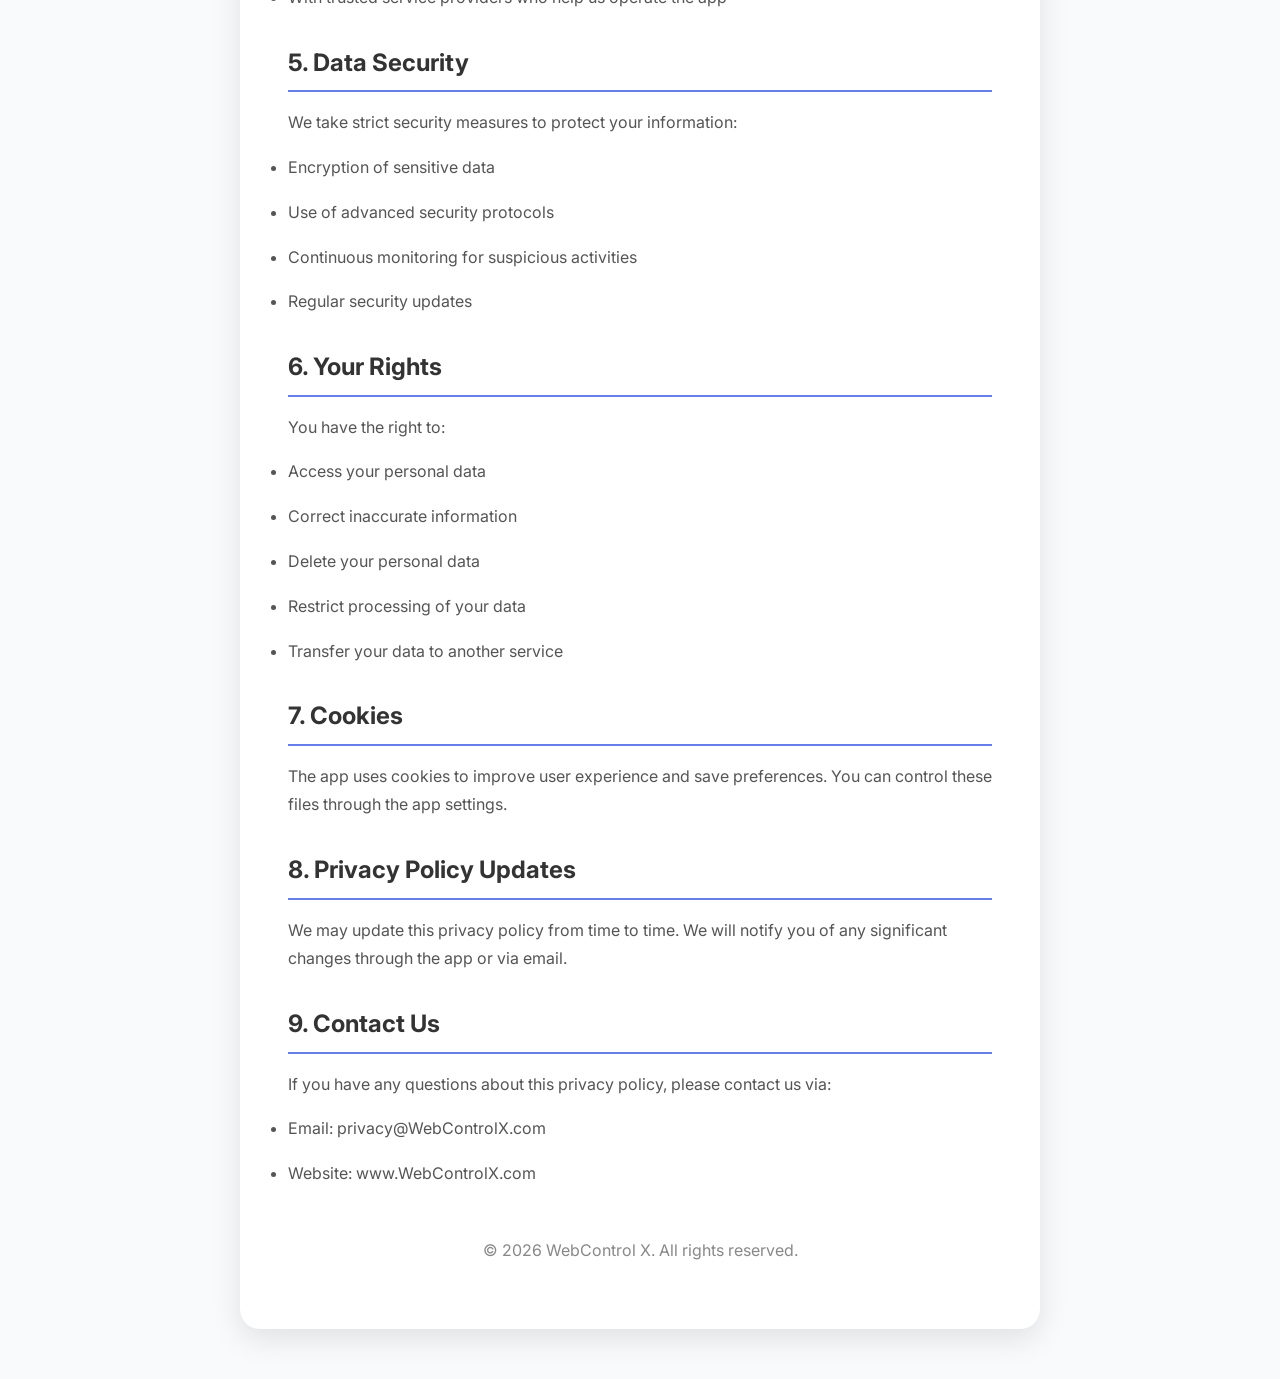
<file: privacy.html>
<!DOCTYPE html>
<html lang="en" dir="ltr">
<head>
    <meta charset="UTF-8">
    <meta name="viewport" content="width=device-width, initial-scale=1.0">
    <title>Privacy Policy - WebControl X</title>
    <link rel="stylesheet" href="styles.css">
    <link href="https://cdnjs.cloudflare.com/ajax/libs/font-awesome/6.0.0/css/all.min.css" rel="stylesheet">
    <link href="https://fonts.googleapis.com/css2?family=Inter:wght@300;400;600;700&display=swap" rel="stylesheet">
    <style>
        .privacy-content {
            max-width: 800px;
            margin: 120px auto 50px;
            padding: 0 20px;
            background: white;
            border-radius: 20px;
            box-shadow: 0 10px 30px rgba(0,0,0,0.1);
            padding: 3rem;
        }
        .privacy-content h1 {
            color: #667eea;
            margin-bottom: 2rem;
            text-align: center;
        }
        .privacy-content h2 {
            color: #333;
            margin: 2rem 0 1rem;
            border-bottom: 2px solid #667eea;
            padding-bottom: 0.5rem;
        }
        .privacy-content p, .privacy-content li {
            line-height: 1.8;
            margin-bottom: 1rem;
            color: #555;
        }
        .privacy-content ul {
            margin-right: 2rem;
        }
        .back-btn {
            display: inline-flex;
            align-items: center;
            gap: 0.5rem;
            color: #667eea;
            text-decoration: none;
            font-weight: 600;
            margin-bottom: 2rem;
            transition: all 0.3s ease;
        }
        .back-btn:hover {
            transform: translateX(-5px);
        }
    </style>
</head>
<body>
    <div class="privacy-content">
        <a href="index.html" class="back-btn">
            <i class="fas fa-arrow-left"></i>
            Back to Home
        </a>
        
        <h1>Privacy Policy</h1>
        
        <p><strong>Last Updated:</strong> February 2026</p>
        
        <h2>1. Introduction</h2>
        <p>
            At WebControl X, we value your privacy and are committed to protecting your personal data. This privacy policy explains how we collect, use, and protect your information when you use our application.
        </p>
        
        <h2>2. Information We Collect</h2>
        <h3>2.1 Information You Provide:</h3>
        <ul>
            <li>Favorite websites you save</li>
            <li>Custom app settings</li>
            <li>Local browsing data</li>
        </ul>
        
        <h3>2.2 Information We Collect Automatically:</h3>
        <ul>
            <li>Device information (device type, operating system)</li>
            <li>Usage data (pages visited, usage duration)</li>
            <li>Technical information for performance improvement</li>
        </ul>
        
        <h2>3. How We Use Information</h2>
        <p>We use the collected information for the following purposes:</p>
        <ul>
            <li>Provide and improve app services</li>
            <li>Customize user experience</li>
            <li>Resolve technical issues</li>
            <li>Develop new features</li>
            <li>Ensure app security</li>
        </ul>
        
        <h2>4. Information Sharing</h2>
        <p>We do not sell, rent, or share your personal information with third parties, except in the following cases:</p>
        <ul>
            <li>When we obtain your explicit consent</li>
            <li>To protect our legal rights</li>
            <li>To comply with applicable laws</li>
            <li>With trusted service providers who help us operate the app</li>
        </ul>
        
        <h2>5. Data Security</h2>
        <p>We take strict security measures to protect your information:</p>
        <ul>
            <li>Encryption of sensitive data</li>
            <li>Use of advanced security protocols</li>
            <li>Continuous monitoring for suspicious activities</li>
            <li>Regular security updates</li>
        </ul>
        
        <h2>6. Your Rights</h2>
        <p>You have the right to:</p>
        <ul>
            <li>Access your personal data</li>
            <li>Correct inaccurate information</li>
            <li>Delete your personal data</li>
            <li>Restrict processing of your data</li>
            <li>Transfer your data to another service</li>
        </ul>
        
        <h2>7. Cookies</h2>
        <p>
            The app uses cookies to improve user experience and save preferences. You can control these files through the app settings.
        </p>
        
        <h2>8. Privacy Policy Updates</h2>
        <p>
            We may update this privacy policy from time to time. We will notify you of any significant changes through the app or via email.
        </p>
        
        <h2>9. Contact Us</h2>
        <p>
            If you have any questions about this privacy policy, please contact us via:
        </p>
        <ul>
            <li>Email: privacy@WebControlX.com</li>
            <li>Website: www.WebControlX.com</li>
        </ul>
        
        <p style="margin-top: 3rem; text-align: center; color: #888;">
            © 2026 WebControl X. All rights reserved.
        </p>
    </div>
</body>

</html>
</file>
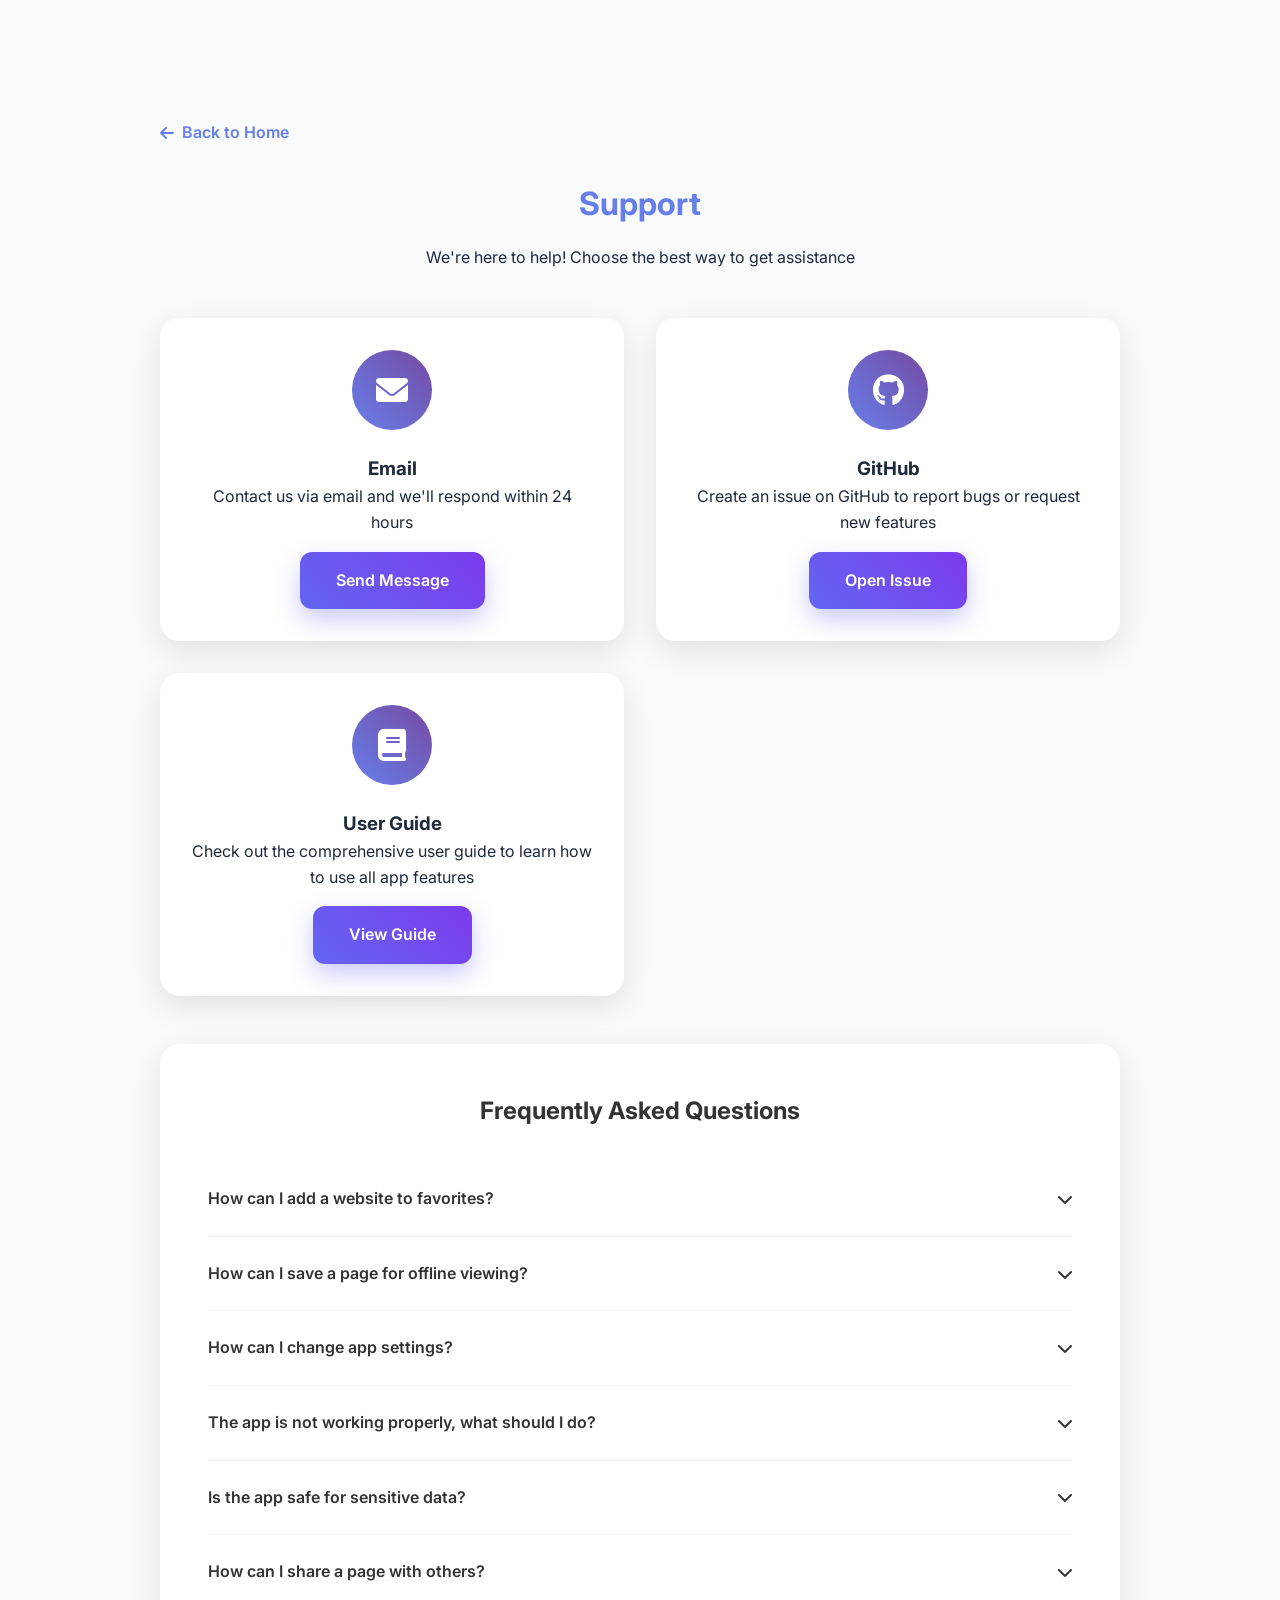
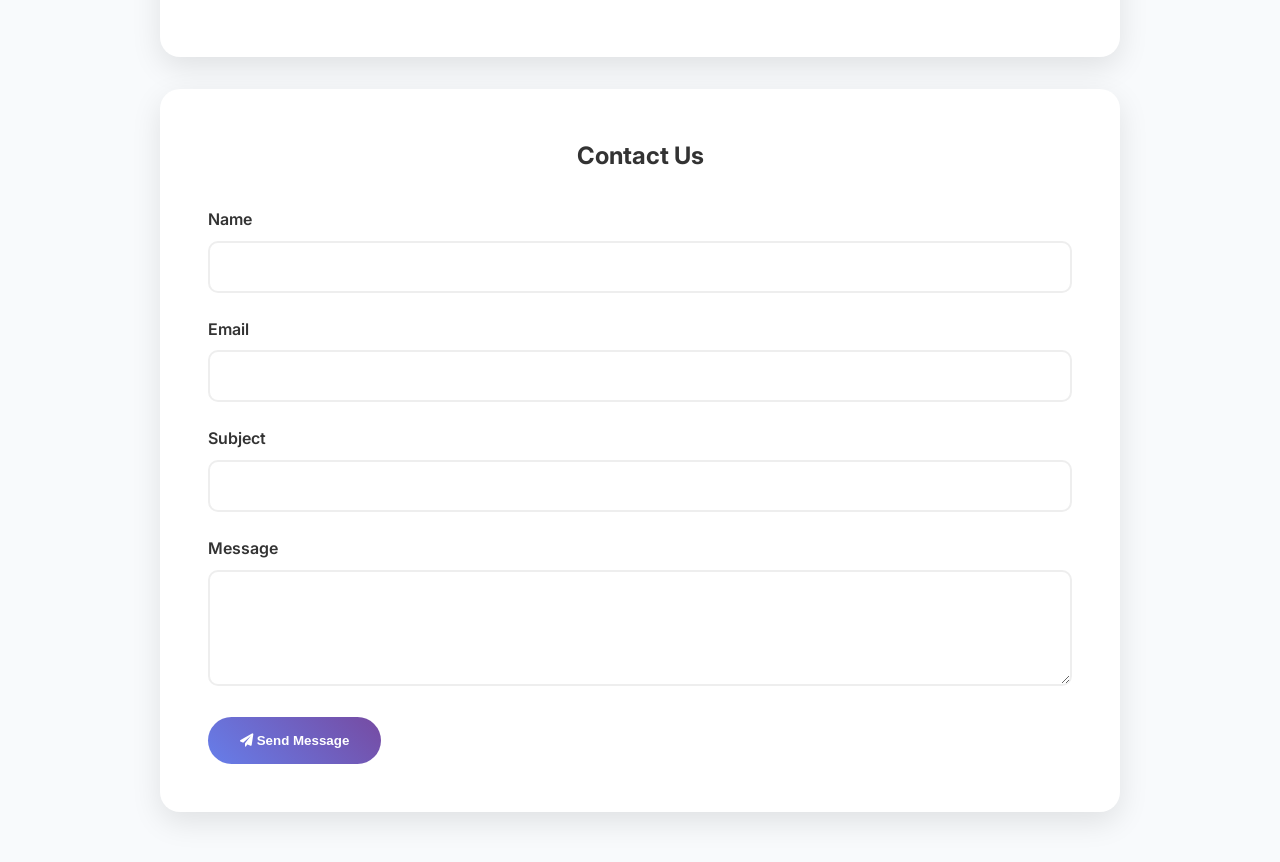
<file: support.html>
<!DOCTYPE html>
<html lang="en" dir="ltr">
<head>
    <meta charset="UTF-8">
    <meta name="viewport" content="width=device-width, initial-scale=1.0">
    <title>Support - WebControl X</title>
    <link rel="stylesheet" href="styles.css">
    <link href="https://cdnjs.cloudflare.com/ajax/libs/font-awesome/6.0.0/css/all.min.css" rel="stylesheet">
    <link href="https://fonts.googleapis.com/css2?family=Inter:wght@300;400;600;700&display=swap" rel="stylesheet">
    <style>
        .support-content {
            max-width: 1000px;
            margin: 120px auto 50px;
            padding: 0 20px;
        }
        .support-header {
            text-align: center;
            margin-bottom: 3rem;
        }
        .support-header h1 {
            color: #667eea;
            margin-bottom: 1rem;
        }
        .support-grid {
            display: grid;
            grid-template-columns: repeat(auto-fit, minmax(300px, 1fr));
            gap: 2rem;
            margin-bottom: 3rem;
        }
        .support-card {
            background: white;
            padding: 2rem;
            border-radius: 20px;
            box-shadow: 0 10px 30px rgba(0,0,0,0.1);
            text-align: center;
            transition: all 0.3s ease;
        }
        .support-card:hover {
            transform: translateY(-5px);
            box-shadow: 0 15px 35px rgba(0,0,0,0.15);
        }
        .support-icon {
            width: 80px;
            height: 80px;
            background: linear-gradient(45deg, #667eea, #764ba2);
            border-radius: 50%;
            display: flex;
            align-items: center;
            justify-content: center;
            margin: 0 auto 1.5rem;
            color: white;
            font-size: 2rem;
        }
        .faq-section {
            background: white;
            border-radius: 20px;
            padding: 3rem;
            box-shadow: 0 10px 30px rgba(0,0,0,0.1);
            margin-bottom: 2rem;
        }
        .faq-item {
            border-bottom: 1px solid #eee;
            padding: 1.5rem 0;
        }
        .faq-item:last-child {
            border-bottom: none;
        }
        .faq-question {
            font-weight: 600;
            color: #333;
            cursor: pointer;
            display: flex;
            justify-content: space-between;
            align-items: center;
            transition: color 0.3s ease;
        }
        .faq-question:hover {
            color: #667eea;
        }
        .faq-answer {
            margin-top: 1rem;
            color: #666;
            line-height: 1.6;
            display: none;
        }
        .faq-answer.active {
            display: block;
        }
        .back-btn {
            display: inline-flex;
            align-items: center;
            gap: 0.5rem;
            color: #667eea;
            text-decoration: none;
            font-weight: 600;
            margin-bottom: 2rem;
            transition: all 0.3s ease;
        }
        .back-btn:hover {
            transform: translateX(-5px);
        }
        .contact-form {
            background: white;
            padding: 3rem;
            border-radius: 20px;
            box-shadow: 0 10px 30px rgba(0,0,0,0.1);
        }
        .form-group {
            margin-bottom: 1.5rem;
        }
        .form-group label {
            display: block;
            margin-bottom: 0.5rem;
            font-weight: 600;
            color: #333;
        }
        .form-group input,
        .form-group textarea {
            width: 100%;
            padding: 1rem;
            border: 2px solid #eee;
            border-radius: 10px;
            font-family: 'Inter', sans-serif;
            transition: border-color 0.3s ease;
        }
        .form-group input:focus,
        .form-group textarea:focus {
            outline: none;
            border-color: #667eea;
        }
        .submit-btn {
            background: linear-gradient(45deg, #667eea, #764ba2);
            color: white;
            padding: 1rem 2rem;
            border: none;
            border-radius: 50px;
            font-weight: 600;
            cursor: pointer;
            transition: all 0.3s ease;
        }
        .submit-btn:hover {
            transform: translateY(-2px);
            box-shadow: 0 5px 15px rgba(102, 126, 234, 0.3);
        }
    </style>
</head>
<body>
    <div class="support-content">
        <a href="index.html" class="back-btn">
            <i class="fas fa-arrow-left"></i>
            Back to Home
        </a>
        
        <div class="support-header">
            <h1>Support</h1>
            <p>We're here to help! Choose the best way to get assistance</p>
        </div>
        
        <div class="support-grid">
            <div class="support-card">
                <div class="support-icon">
                    <i class="fas fa-envelope"></i>
                </div>
                <h3>Email</h3>
                <p>Contact us via email and we'll respond within 24 hours</p>
                <a href="mailto:support@webviewpro.com" class="btn btn-primary" style="margin-top: 1rem;">
                    Send Message
                </a>
            </div>
            
            <div class="support-card">
                <div class="support-icon">
                    <i class="fab fa-github"></i>
                </div>
                <h3>GitHub</h3>
                <p>Create an issue on GitHub to report bugs or request new features</p>
                <a href="https://github.com/sorymohajer/WebView-Pro/issues" class="btn btn-primary" style="margin-top: 1rem;">
                    Open Issue
                </a>
            </div>
            
            <div class="support-card">
                <div class="support-icon">
                    <i class="fas fa-book"></i>
                </div>
                <h3>User Guide</h3>
                <p>Check out the comprehensive user guide to learn how to use all app features</p>
                <a href="#faq" class="btn btn-primary" style="margin-top: 1rem;">
                    View Guide
                </a>
            </div>
        </div>
        
        <div class="faq-section" id="faq">
            <h2 style="text-align: center; margin-bottom: 2rem; color: #333;">Frequently Asked Questions</h2>
            
            <div class="faq-item">
                <div class="faq-question">
                    <span>How can I add a website to favorites?</span>
                    <i class="fas fa-chevron-down"></i>
                </div>
                <div class="faq-answer">
                    <p>To add a website to favorites, follow these steps:</p>
                    <ol>
                        <li>Navigate to the website you want to add</li>
                        <li>Tap the star icon in the top toolbar</li>
                        <li>The website will be automatically added to your favorites list</li>
                        <li>You can access favorites from the bottom navigation menu</li>
                    </ol>
                </div>
            </div>
            
            <div class="faq-item">
                <div class="faq-question">
                    <span>How can I save a page for offline viewing?</span>
                    <i class="fas fa-chevron-down"></i>
                </div>
                <div class="faq-answer">
                    <p>To save a page for offline viewing:</p>
                    <ol>
                        <li>Open the page you want to save</li>
                        <li>Tap the save icon in the toolbar</li>
                        <li>Wait for the page to finish downloading</li>
                        <li>The page will be available for offline viewing</li>
                    </ol>
                </div>
            </div>
            
            <div class="faq-item">
                <div class="faq-question">
                    <span>How can I change app settings?</span>
                    <i class="fas fa-chevron-down"></i>
                </div>
                <div class="faq-answer">
                    <p>To access app settings:</p>
                    <ol>
                        <li>Tap the "Settings" tab in the bottom navigation menu</li>
                        <li>You'll find all available customization options</li>
                        <li>You can change theme, security settings, and more</li>
                        <li>Changes are saved automatically</li>
                    </ol>
                </div>
            </div>
            
            <div class="faq-item">
                <div class="faq-question">
                    <span>The app is not working properly, what should I do?</span>
                    <i class="fas fa-chevron-down"></i>
                </div>
                <div class="faq-answer">
                    <p>If you encounter issues with the app, try these solutions:</p>
                    <ol>
                        <li>Restart the app</li>
                        <li>Make sure you have the latest version of the app</li>
                        <li>Clear the app's cache</li>
                        <li>Restart your device</li>
                        <li>If the problem persists, contact us via email</li>
                    </ol>
                </div>
            </div>
            
            <div class="faq-item">
                <div class="faq-question">
                    <span>Is the app safe for sensitive data?</span>
                    <i class="fas fa-chevron-down"></i>
                </div>
                <div class="faq-answer">
                    <p>Yes, the app is completely safe:</p>
                    <ul>
                        <li>All data is encrypted using the latest encryption technologies</li>
                        <li>We don't collect or share your personal data</li>
                        <li>The app supports HTTPS for all connections</li>
                        <li>You can review our privacy policy for more details</li>
                    </ul>
                </div>
            </div>
            
            <div class="faq-item">
                <div class="faq-question">
                    <span>How can I share a page with others?</span>
                    <i class="fas fa-chevron-down"></i>
                </div>
                <div class="faq-answer">
                    <p>To share a page:</p>
                    <ol>
                        <li>Open the page you want to share</li>
                        <li>Tap the share icon in the toolbar</li>
                        <li>Choose the app you want to share through</li>
                        <li>Complete the sharing process</li>
                    </ol>
                </div>
            </div>
        </div>
        
        <div class="contact-form">
            <h2 style="text-align: center; margin-bottom: 2rem; color: #333;">Contact Us</h2>
            <form>
                <div class="form-group">
                    <label for="name">Name</label>
                    <input type="text" id="name" name="name" required>
                </div>
                <div class="form-group">
                    <label for="email">Email</label>
                    <input type="email" id="email" name="email" required>
                </div>
                <div class="form-group">
                    <label for="subject">Subject</label>
                    <input type="text" id="subject" name="subject" required>
                </div>
                <div class="form-group">
                    <label for="message">Message</label>
                    <textarea id="message" name="message" rows="5" required></textarea>
                </div>
                <button type="submit" class="submit-btn">
                    <i class="fas fa-paper-plane"></i>
                    Send Message
                </button>
            </form>
        </div>
    </div>
    
    <script>
        // FAQ Toggle functionality
        document.querySelectorAll('.faq-question').forEach(question => {
            question.addEventListener('click', () => {
                const answer = question.nextElementSibling;
                const icon = question.querySelector('i');
                
                answer.classList.toggle('active');
                icon.style.transform = answer.classList.contains('active') ? 'rotate(180deg)' : 'rotate(0deg)';
            });
        });
        
        // Form submission
        document.querySelector('form').addEventListener('submit', (e) => {
            e.preventDefault();
            alert('Thank you! Your message has been sent successfully. We will contact you soon.');
        });
    </script>
</body>

</html>
</file>
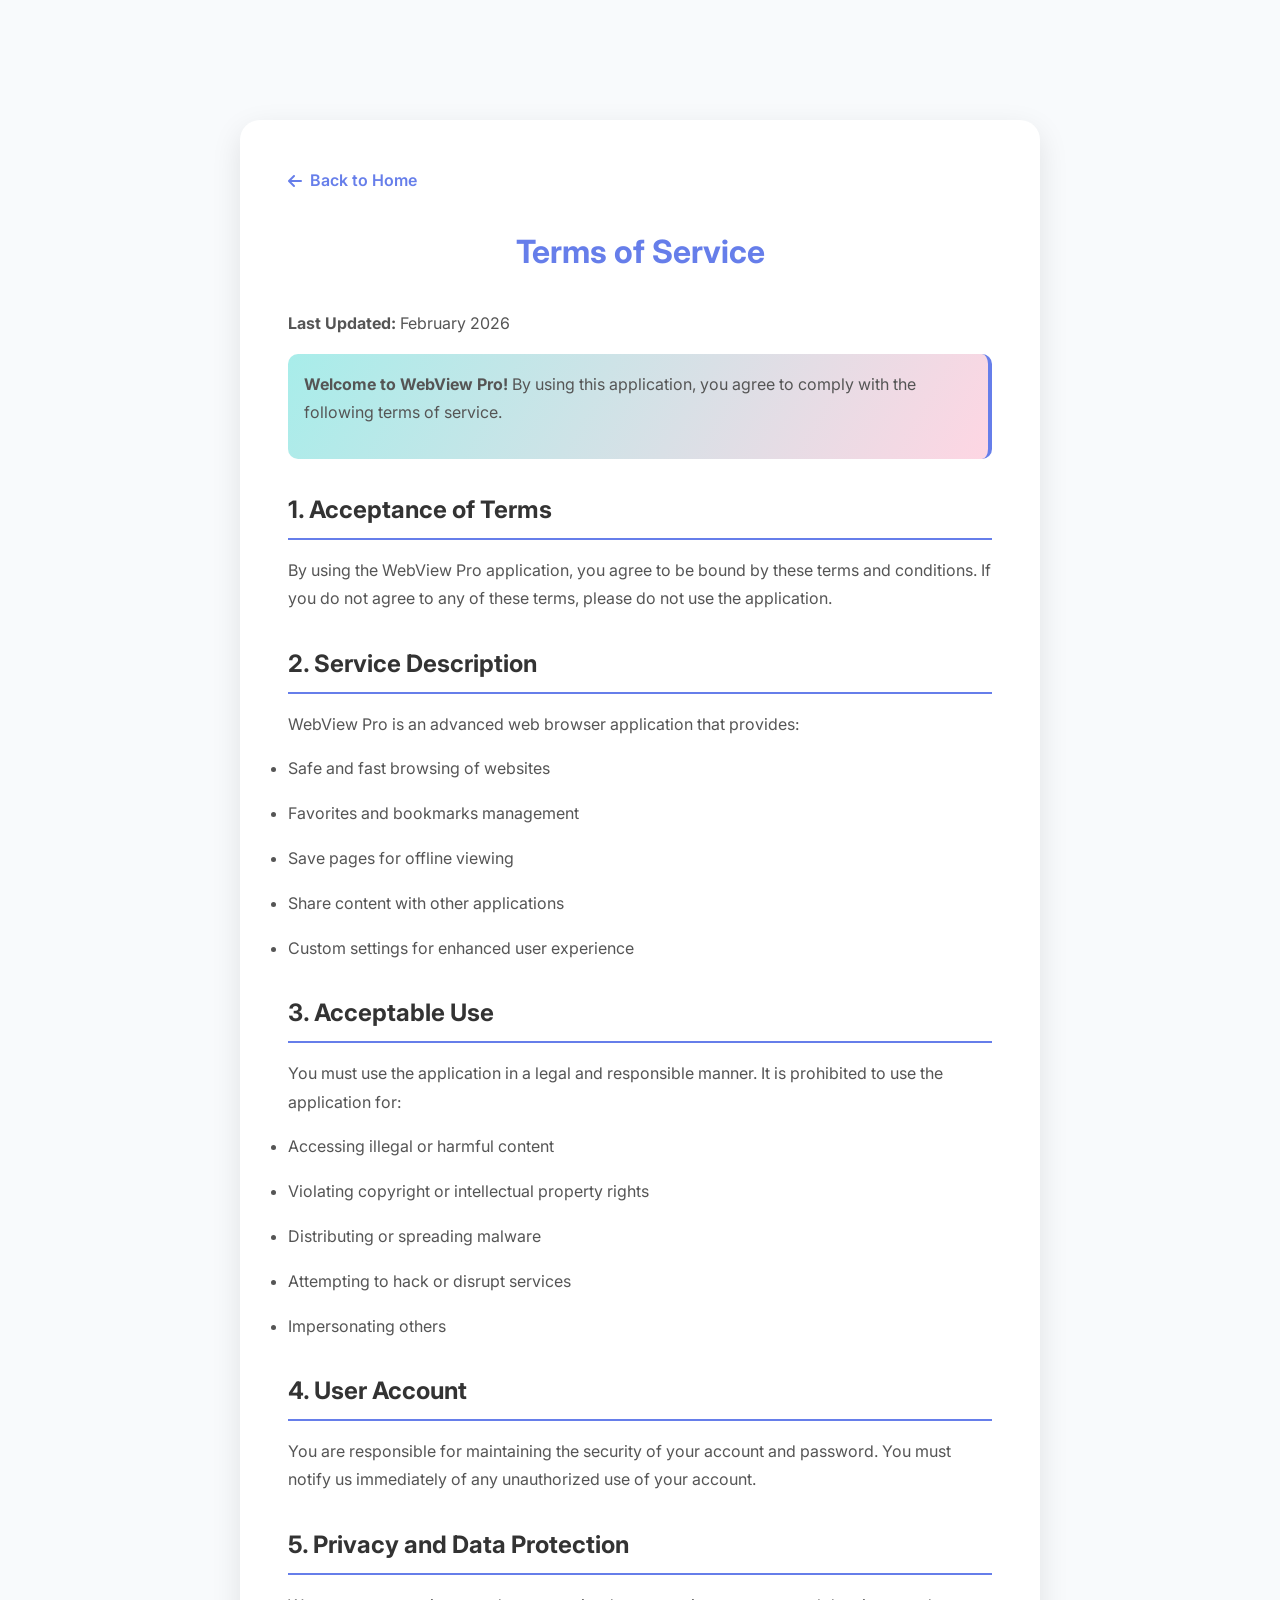
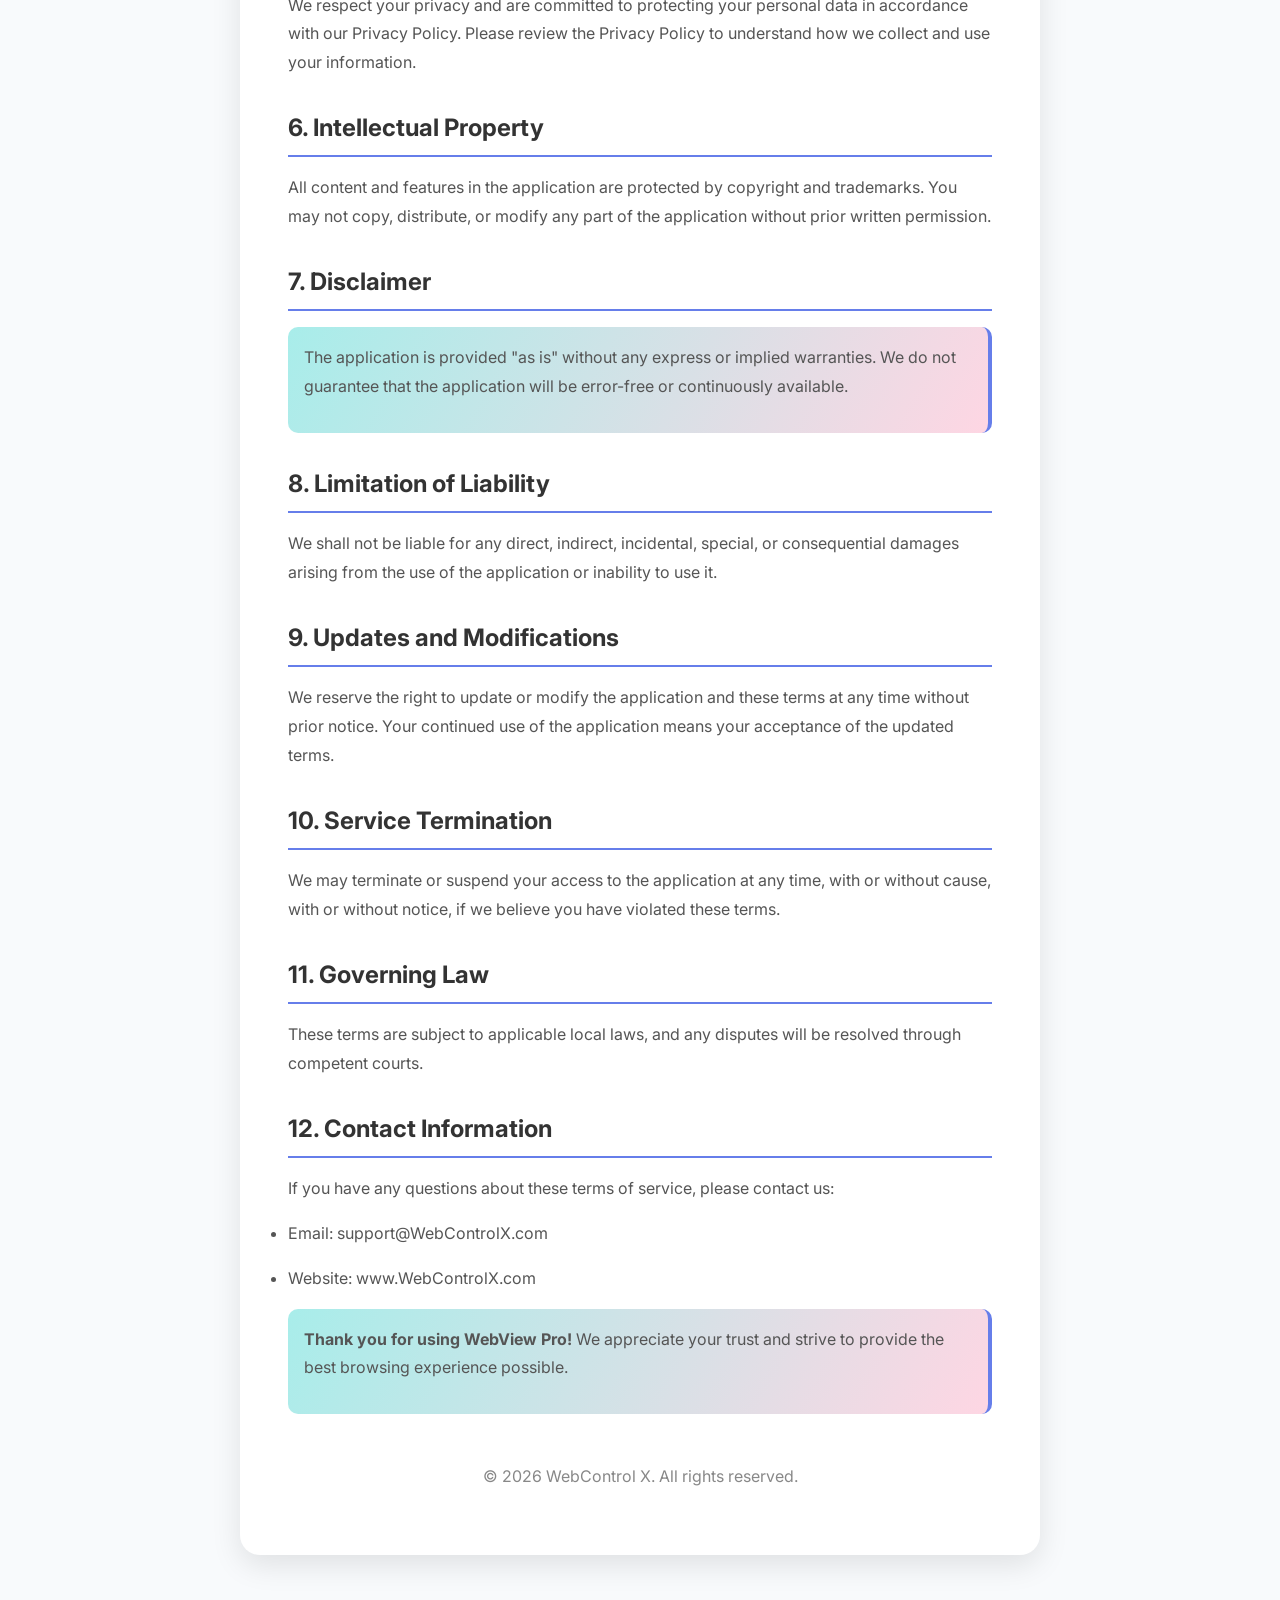
<file: terms.html>
<!DOCTYPE html>
<html lang="en" dir="ltr">
<head>
    <meta charset="UTF-8">
    <meta name="viewport" content="width=device-width, initial-scale=1.0">
    <title>Terms of Service - WebControl X</title>
    <link rel="stylesheet" href="styles.css">
    <link href="https://cdnjs.cloudflare.com/ajax/libs/font-awesome/6.0.0/css/all.min.css" rel="stylesheet">
    <link href="https://fonts.googleapis.com/css2?family=Inter:wght@300;400;600;700&display=swap" rel="stylesheet">
    <style>
        .terms-content {
            max-width: 800px;
            margin: 120px auto 50px;
            padding: 0 20px;
            background: white;
            border-radius: 20px;
            box-shadow: 0 10px 30px rgba(0,0,0,0.1);
            padding: 3rem;
        }
        .terms-content h1 {
            color: #667eea;
            margin-bottom: 2rem;
            text-align: center;
        }
        .terms-content h2 {
            color: #333;
            margin: 2rem 0 1rem;
            border-bottom: 2px solid #667eea;
            padding-bottom: 0.5rem;
        }
        .terms-content p, .terms-content li {
            line-height: 1.8;
            margin-bottom: 1rem;
            color: #555;
        }
        .terms-content ul {
            margin-right: 2rem;
        }
        .back-btn {
            display: inline-flex;
            align-items: center;
            gap: 0.5rem;
            color: #667eea;
            text-decoration: none;
            font-weight: 600;
            margin-bottom: 2rem;
            transition: all 0.3s ease;
        }
        .back-btn:hover {
            transform: translateX(-5px);
        }
        .highlight {
            background: linear-gradient(120deg, #a8edea 0%, #fed6e3 100%);
            padding: 1rem;
            border-radius: 10px;
            margin: 1rem 0;
            border-right: 4px solid #667eea;
        }
    </style>
</head>
<body>
    <div class="terms-content">
        <a href="index.html" class="back-btn">
            <i class="fas fa-arrow-left"></i>
            Back to Home
        </a>
        
        <h1>Terms of Service</h1>
        
        <p><strong>Last Updated:</strong> February 2026</p>
        
        <div class="highlight">
            <p><strong>Welcome to WebView Pro!</strong> By using this application, you agree to comply with the following terms of service.</p>
        </div>
        
        <h2>1. Acceptance of Terms</h2>
        <p>
            By using the WebView Pro application, you agree to be bound by these terms and conditions. If you do not agree to any of these terms, please do not use the application.
        </p>
        
        <h2>2. Service Description</h2>
        <p>WebView Pro is an advanced web browser application that provides:</p>
        <ul>
            <li>Safe and fast browsing of websites</li>
            <li>Favorites and bookmarks management</li>
            <li>Save pages for offline viewing</li>
            <li>Share content with other applications</li>
            <li>Custom settings for enhanced user experience</li>
        </ul>
        
        <h2>3. Acceptable Use</h2>
        <p>You must use the application in a legal and responsible manner. It is prohibited to use the application for:</p>
        <ul>
            <li>Accessing illegal or harmful content</li>
            <li>Violating copyright or intellectual property rights</li>
            <li>Distributing or spreading malware</li>
            <li>Attempting to hack or disrupt services</li>
            <li>Impersonating others</li>
        </ul>
        
        <h2>4. User Account</h2>
        <p>
            You are responsible for maintaining the security of your account and password. You must notify us immediately of any unauthorized use of your account.
        </p>
        
        <h2>5. Privacy and Data Protection</h2>
        <p>
            We respect your privacy and are committed to protecting your personal data in accordance with our Privacy Policy. Please review the Privacy Policy to understand how we collect and use your information.
        </p>
        
        <h2>6. Intellectual Property</h2>
        <p>
            All content and features in the application are protected by copyright and trademarks. You may not copy, distribute, or modify any part of the application without prior written permission.
        </p>
        
        <h2>7. Disclaimer</h2>
        <div class="highlight">
            <p>
                The application is provided "as is" without any express or implied warranties. We do not guarantee that the application will be error-free or continuously available.
            </p>
        </div>
        
        <h2>8. Limitation of Liability</h2>
        <p>
            We shall not be liable for any direct, indirect, incidental, special, or consequential damages arising from the use of the application or inability to use it.
        </p>
        
        <h2>9. Updates and Modifications</h2>
        <p>
            We reserve the right to update or modify the application and these terms at any time without prior notice. Your continued use of the application means your acceptance of the updated terms.
        </p>
        
        <h2>10. Service Termination</h2>
        <p>
            We may terminate or suspend your access to the application at any time, with or without cause, with or without notice, if we believe you have violated these terms.
        </p>
        
        <h2>11. Governing Law</h2>
        <p>
            These terms are subject to applicable local laws, and any disputes will be resolved through competent courts.
        </p>
        
        <h2>12. Contact Information</h2>
        <p>
            If you have any questions about these terms of service, please contact us:
        </p>
        <ul>
            <li>Email: support@WebControlX.com</li>
            <li>Website: www.WebControlX.com</li>
        </ul>
        
        <div class="highlight">
            <p><strong>Thank you for using WebView Pro!</strong> We appreciate your trust and strive to provide the best browsing experience possible.</p>
        </div>
        
        <p style="margin-top: 3rem; text-align: center; color: #888;">
            © 2026 WebControl X. All rights reserved.
        </p>
    </div>
</body>

</html>
</file>
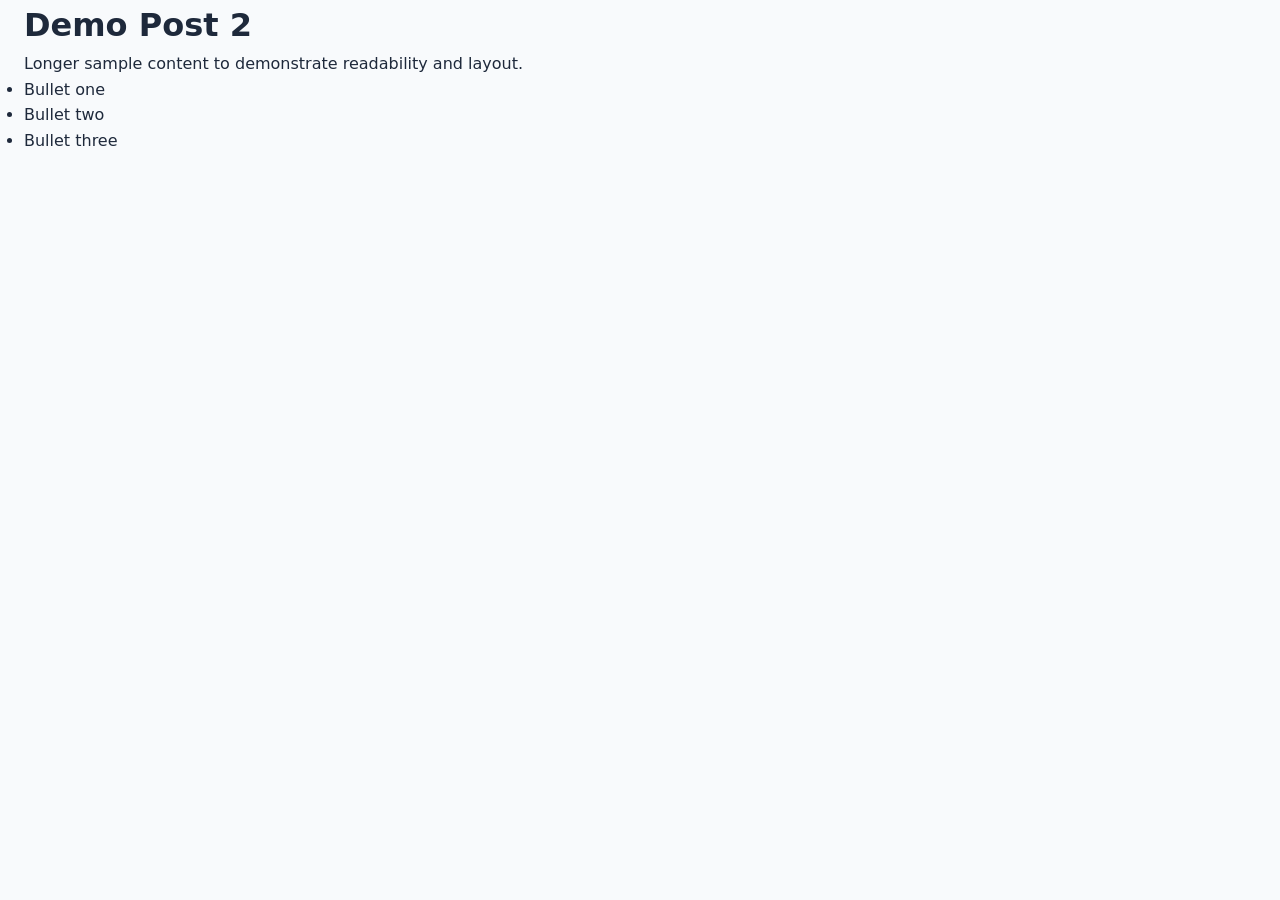
<file: posts/post-2.html>
<!DOCTYPE html>
<html lang="en">
<head>
  <meta charset="UTF-8">
  <meta name="viewport" content="width=device-width, initial-scale=1.0">
  <title>Demo Post 2</title>
  <link rel="stylesheet" href="../styles.css">
</head>
<body>
  <div class="container">
    <h1>Demo Post 2</h1>
    <p>Longer sample content to demonstrate readability and layout.</p>
    <ul>
      <li>Bullet one</li>
      <li>Bullet two</li>
      <li>Bullet three</li>
    </ul>
  </div>
</body>
</html>
</file>
<file: styles.css>
/* ==========================================================================
   Reset and Base Styles
   ========================================================================== */

* {
    margin: 0;
    padding: 0;
    box-sizing: border-box;
}

html {
    scroll-behavior: smooth;
}

body {
    font-family: 'Inter', system-ui, -apple-system, BlinkMacSystemFont, 'Segoe UI', Roboto, sans-serif;
    line-height: 1.6;
    color: #1e293b;                /* slate-900 */
    background-color: #f8fafc;     /* slate-50 */
    -webkit-font-smoothing: antialiased;
    -moz-osx-font-smoothing: grayscale;
}

/* ==========================================================================
   Layout & Containers
   ========================================================================== */

.container {
    max-width: 1280px;
    margin: 0 auto;
    padding: 0 24px;
}

.section-padding {
    padding: 100px 0;
}

@media (max-width: 768px) {
    .section-padding {
        padding: 80px 0;
    }
}

/* ==========================================================================
   Header & Navigation
   ========================================================================== */

.header {
    background: #0f172a;           /* slate-900 */
    position: fixed;
    top: 0;
    width: 100%;
    z-index: 1000;
    border-bottom: 1px solid #1e293b;
    backdrop-filter: blur(8px);
}

.navbar {
    padding: 1.25rem 0;
}

.nav-container {
    display: flex;
    justify-content: space-between;
    align-items: center;
}

.nav-logo {
    display: flex;
    align-items: center;
    gap: 12px;
    color: white;
    font-size: 1.5rem;
    font-weight: 700;
    text-decoration: none;
}

.nav-logo img {
    width: 42px;
    height: 42px;
    border-radius: 10px;
}

.nav-menu {
    display: flex;
    list-style: none;
    gap: 2.5rem;
}

.nav-menu a {
    color: #cbd5e1;                /* slate-300 */
    text-decoration: none;
    font-weight: 500;
    transition: all 0.25s ease;
    padding: 0.5rem 0.75rem;
    border-radius: 8px;
}

.nav-menu a:hover,
.nav-menu a.active {
    color: white;
    background: rgba(255,255,255,0.08);
}

.hamburger {
    display: none;
    flex-direction: column;
    gap: 5px;
    cursor: pointer;
}

.hamburger span {
    width: 28px;
    height: 3px;
    background: white;
    border-radius: 2px;
    transition: all 0.3s;
}

/* Mobile menu */
@media (max-width: 992px) {
    .nav-menu {
        display: none;
        position: absolute;
        top: 100%;
        left: 0;
        right: 0;
        background: #0f172a;
        flex-direction: column;
        padding: 1.5rem;
        border-top: 1px solid #1e293b;
    }

    .nav-menu.active {
        display: flex;
    }

    .nav-menu a {
        padding: 1rem;
        font-size: 1.1rem;
    }

    .hamburger {
        display: flex;
    }
}

/* ==========================================================================
   Hero Section
   ========================================================================== */

.hero {
    background: linear-gradient(135deg, #1e3a8a 0%, #312e81 100%);
    color: white;
    padding: 180px 0 140px;
    position: relative;
    overflow: hidden;
}

.hero::before {
    content: '';
    position: absolute;
    inset: 0;
    background: radial-gradient(circle at 30% 20%, rgba(99,102,241,0.15) 0%, transparent 50%);
    pointer-events: none;
}

.hero-container {
    display: grid;
    grid-template-columns: 1fr 1fr;
    gap: 5rem;
    align-items: center;
}

.hero-title {
    font-size: 3.8rem;
    font-weight: 800;
    line-height: 1.1;
    margin-bottom: 1.25rem;
    background: linear-gradient(90deg, #c7d2fe, #ddd6fe);
    -webkit-background-clip: text;
    -webkit-text-fill-color: transparent;
    background-clip: text;
    white-space: normal;          /* مهم جدًا */
}

.line-break {
    display: block;               /* يجبر الانتقال لسطر جديد */
}

.hero-subtitle {
    font-size: 1.6rem;
    font-weight: 500;
    margin-bottom: 1.5rem;
    color: #c7d2fe;
}

.hero-description {
    font-size: 1.18rem;
    max-width: 540px;
    opacity: 0.92;
    margin-bottom: 2.5rem;
}

.hero-buttons {
    display: flex;
    gap: 1.25rem;
    flex-wrap: wrap;
}

.btn {
    display: inline-flex;
    align-items: center;
    gap: 0.75rem;
    padding: 1rem 2.25rem;
    border-radius: 12px;
    font-weight: 600;
    text-decoration: none;
    transition: all 0.3s ease;
    white-space: nowrap;
}

.btn-primary {
    background: linear-gradient(45deg, #6366f1, #7c3aed);
    color: white;
    box-shadow: 0 10px 25px rgba(99, 102, 241, 0.35);
}

.btn-primary:hover {
    transform: translateY(-3px);
    box-shadow: 0 15px 35px rgba(99, 102, 241, 0.45);
}

.btn-secondary {
    background: transparent;
    border: 2px solid rgba(255,255,255,0.4);
    color: white;
}

.btn-secondary:hover {
    background: rgba(255,255,255,0.12);
    border-color: white;
    transform: translateY(-3px);
}

.hero-image {
    display: flex;
    justify-content: center;
}

.phone-mockup {
    width: 320px;
    height: 640px;
    background: linear-gradient(145deg, #ffffff, #f1f5f9);
    border-radius: 36px;
    padding: 14px;
    box-shadow: 0 30px 70px rgba(0,0,0,0.4),
                inset 0 0 0 1px rgba(0,0,0,0.08);
    position: relative;
}

.phone-mockup::before {
    content: '';
    position: absolute;
    top: 12px;
    left: 50%;
    transform: translateX(-50%);
    width: 100px;
    height: 6px;
    background: #0f172a;
    border-radius: 4px;
}

/* ==========================================================================
   Section Titles
   ========================================================================== */

.section-title {
    font-size: 2.8rem;
    font-weight: 800;
    text-align: center;
    margin-bottom: 1rem;
    color: #0f172a;
}

.section-subtitle {
    font-size: 1.25rem;
    color: #64748b;
    text-align: center;
    max-width: 720px;
    margin: 0 auto 3.5rem;
}

/* ==========================================================================
   Features & Overview
   ========================================================================== */

.features,
.overview,
.remote-config,
.audience {
    background: white;
}

.features-grid,
.overview-grid {
    display: grid;
    grid-template-columns: repeat(auto-fit, minmax(300px, 1fr));
    gap: 2rem;
}

.feature-card,
.overview-item {
    padding: 2.25rem;
    border-radius: 16px;
    background: white;
    border: 1px solid #e2e8f0;
    transition: all 0.3s ease;
}

.feature-card:hover,
.overview-item:hover {
    transform: translateY(-8px);
    box-shadow: 0 20px 40px rgba(0,0,0,0.08);
    border-color: #c7d2fe;
}

.feature-icon {
    width: 70px;
    height: 70px;
    background: linear-gradient(45deg, #6366f1, #7c3aed);
    border-radius: 16px;
    display: flex;
    align-items: center;
    justify-content: center;
    margin: 0 auto 1.5rem;
    color: white;
    font-size: 1.8rem;
}

/* ==========================================================================
   Remote Config List
   ========================================================================== */

.config-list div {
    font-size: 1.15rem;
    margin: 1.25rem 0;
    padding-left: 2rem;
    position: relative;
    color: #334155;
}

.config-list div::before {
    content: "→";
    color: #6366f1;
    position: absolute;
    left: 0;
    font-weight: bold;
}

/* ==========================================================================
   Download Section
   ========================================================================== */

.download {
    background: linear-gradient(135deg, #1e3a8a 0%, #312e81 100%);
    color: white;
    text-align: center;
    padding: 120px 0 100px;
}

.download-description {
    font-size: 1.3rem;
    max-width: 680px;
    margin: 0 auto 3rem;
    opacity: 0.95;
}

.download-buttons {
    display: flex;
    justify-content: center;
    align-items: center;
    gap: 2rem;
    flex-wrap: wrap;
    margin: 0 auto;
}

.download-btn {
    min-width: 280px;
    padding: 1.3rem 2.6rem;
    border-radius: 14px;
    font-weight: 600;
    box-shadow: 0 10px 30px rgba(0,0,0,0.3);
    transition: all 0.32s ease;
    text-decoration: none;
    color: white;
}

.download-btn:hover {
    transform: translateY(-5px);
    box-shadow: 0 18px 45px rgba(0,0,0,0.4);
}

.codecanyon-btn {
    background: linear-gradient(45deg, #ef4444, #f97316);
}

.secondary-btn {
    background: linear-gradient(45deg, #3b82f6, #60a5fa);
}

.btn-content {
    display: flex;
    align-items: center;
    gap: 16px;
}

.btn-text {
    text-align: left;
}

.main-text {
    font-size: 1.18rem;
    display: block;
    font-weight: 700;
}

.sub-text {
    font-size: 0.92rem;
    opacity: 0.88;
    display: block;
    margin-top: 3px;
}

.center {
    text-align: center;
}

/* ==========================================================================
   Footer
   ========================================================================== */

.footer {
    background: #0f172a;
    color: #cbd5e1;
    padding: 5rem 0 2rem;
}

.footer-content {
    display: grid;
    grid-template-columns: repeat(auto-fit, minmax(240px, 1fr));
    gap: 3rem;
    margin-bottom: 3rem;
}

.footer-section h4 {
    color: white;
    font-size: 1.15rem;
    margin-bottom: 1.25rem;
}

.footer-section ul li {
    margin-bottom: 0.75rem;
}

.footer-section a {
    color: #94a3b8;
    text-decoration: none;
    transition: color 0.2s;
}

.footer-section a:hover {
    color: #c7d2fe;
}

.social-links a {
    width: 44px;
    height: 44px;
    background: #1e293b;
    border-radius: 50%;
    display: flex;
    align-items: center;
    justify-content: center;
    color: #cbd5e1;
    transition: all 0.25s;
}

.social-links a:hover {
    background: #6366f1;
    color: white;
    transform: translateY(-3px);
}

.footer-bottom {
    text-align: center;
    padding-top: 2.5rem;
    border-top: 1px solid #1e293b;
    font-size: 0.95rem;
    color: #64748b;
}

/* ==========================================================================
   Responsive Adjustments
   ========================================================================== */

@media (max-width: 1024px) {
    .hero-container {
        grid-template-columns: 1fr;
        text-align: center;
    }

    .hero-title {
        font-size: 3.2rem;
    }

    .hero-image {
        margin-top: 3rem;
    }
}

@media (max-width: 640px) {
    .hero-title {
        font-size: 2.6rem;
    }

    .section-title {
        font-size: 2.25rem;
    }

    .phone-mockup {
        width: 280px;
        height: 560px;
    }

    .btn {
        padding: 0.9rem 1.8rem;
    }
}
</file>
